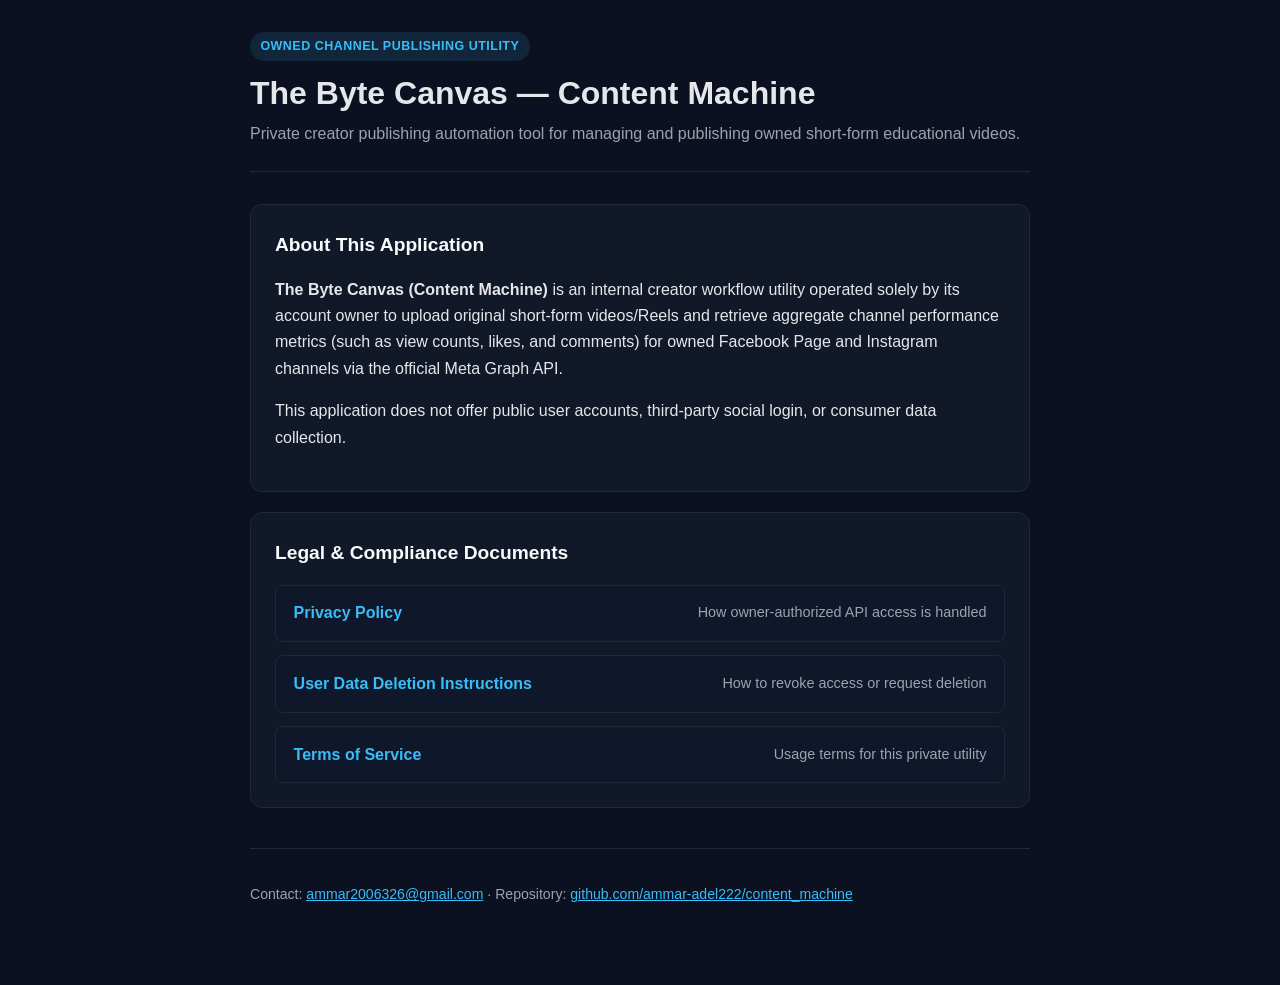
<file: index.html>
<!DOCTYPE html>
<html lang="en">
<head>
  <meta charset="utf-8">
  <meta name="viewport" content="width=device-width, initial-scale=1">
  <title>The Byte Canvas — Content Machine Publisher</title>
  <meta property="og:type" content="website">
  <meta property="og:title" content="The Byte Canvas — Content Machine Publisher">
  <meta property="og:description" content="Private creator publishing utility for The Byte Canvas owned Facebook Page and Instagram channels.">
  <meta property="og:url" content="https://ammar-adel222.github.io/content_machine/">
  <style>
    :root {
      --bg: #0b1120;
      --card: #111827;
      --border: #1f2937;
      --text: #e5e7eb;
      --muted: #9ca3af;
      --accent: #38bdf8;
      --accent-soft: rgba(56, 189, 248, 0.12);
    }
    * { box-sizing: border-box; }
    body {
      margin: 0;
      font-family: -apple-system, BlinkMacSystemFont, "Segoe UI", Roboto, Inter, Helvetica, Arial, sans-serif;
      background: var(--bg);
      color: var(--text);
      line-height: 1.65;
      padding: 2rem 1rem 4rem;
    }
    .container {
      max-width: 780px;
      margin: 0 auto;
    }
    header {
      margin-bottom: 2rem;
      padding-bottom: 1.5rem;
      border-bottom: 1px solid var(--border);
    }
    .badge {
      display: inline-block;
      font-size: 0.78rem;
      font-weight: 600;
      letter-spacing: 0.04em;
      text-transform: uppercase;
      color: var(--accent);
      background: var(--accent-soft);
      padding: 0.25rem 0.65rem;
      border-radius: 999px;
      margin-bottom: 0.75rem;
    }
    h1 {
      font-size: 2rem;
      line-height: 1.25;
      margin: 0 0 0.5rem;
    }
    .subtitle {
      color: var(--muted);
      margin: 0;
    }
    .card {
      background: var(--card);
      border: 1px solid var(--border);
      border-radius: 12px;
      padding: 1.5rem;
      margin-bottom: 1.25rem;
    }
    .card h2 {
      margin-top: 0;
      font-size: 1.2rem;
      color: #f9fafb;
    }
    .links {
      display: grid;
      gap: 0.85rem;
      margin-top: 1rem;
    }
    .link-item {
      display: flex;
      justify-content: space-between;
      align-items: center;
      padding: 0.9rem 1.1rem;
      background: #0f172a;
      border: 1px solid var(--border);
      border-radius: 8px;
      color: var(--text);
      text-decoration: none;
      transition: border-color 0.15s ease;
    }
    .link-item:hover {
      border-color: var(--accent);
    }
    .link-item span.label {
      font-weight: 600;
      color: var(--accent);
    }
    .link-item span.desc {
      color: var(--muted);
      font-size: 0.9rem;
    }
    a { color: var(--accent); }
    footer {
      margin-top: 2.5rem;
      color: var(--muted);
      font-size: 0.88rem;
      border-top: 1px solid var(--border);
      padding-top: 1.25rem;
    }
  </style>
</head>
<body>
  <main class="container">
    <header>
      <span class="badge">Owned Channel Publishing Utility</span>
      <h1>The Byte Canvas — Content Machine</h1>
      <p class="subtitle">Private creator publishing automation tool for managing and publishing owned short-form educational videos.</p>
    </header>

    <section class="card">
      <h2>About This Application</h2>
      <p>
        <strong>The Byte Canvas (Content Machine)</strong> is an internal creator workflow utility operated solely by its account owner to upload original short-form videos/Reels and retrieve aggregate channel performance metrics (such as view counts, likes, and comments) for owned Facebook Page and Instagram channels via the official Meta Graph API.
      </p>
      <p>
        This application does not offer public user accounts, third-party social login, or consumer data collection.
      </p>
    </section>

    <section class="card">
      <h2>Legal &amp; Compliance Documents</h2>
      <div class="links">
        <a class="link-item" href="privacy-policy.html">
          <span class="label">Privacy Policy</span>
          <span class="desc">How owner-authorized API access is handled</span>
        </a>
        <a class="link-item" href="data-deletion.html">
          <span class="label">User Data Deletion Instructions</span>
          <span class="desc">How to revoke access or request deletion</span>
        </a>
        <a class="link-item" href="terms-of-service.html">
          <span class="label">Terms of Service</span>
          <span class="desc">Usage terms for this private utility</span>
        </a>
      </div>
    </section>

    <footer>
      <p>
        Contact: <a href="mailto:ammar2006326@gmail.com">ammar2006326@gmail.com</a> &middot;
        Repository: <a href="https://github.com/ammar-adel222/content_machine">github.com/ammar-adel222/content_machine</a>
      </p>
    </footer>
  </main>
</body>
</html>
</file>
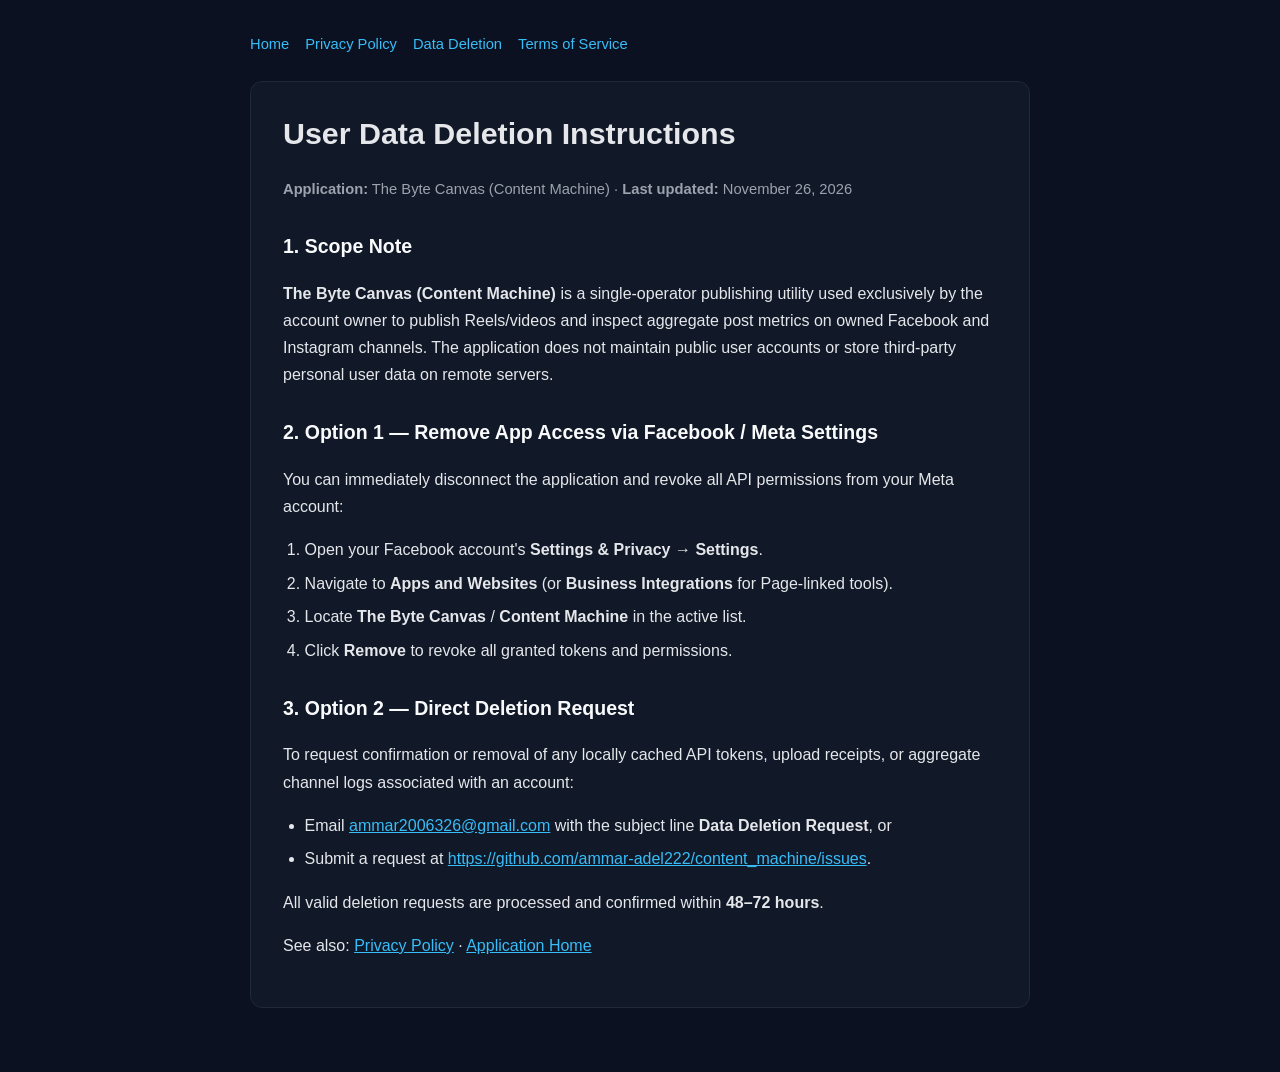
<file: data-deletion.html>
<!DOCTYPE html>
<html lang="en">
<head>
  <meta charset="utf-8">
  <meta name="viewport" content="width=device-width, initial-scale=1">
  <title>User Data Deletion Instructions — The Byte Canvas (Content Machine)</title>
  <meta property="og:type" content="article">
  <meta property="og:title" content="User Data Deletion Instructions — The Byte Canvas (Content Machine)">
  <meta property="og:description" content="Instructions to revoke Meta permissions or request data deletion for The Byte Canvas / Content Machine.">
  <meta property="og:url" content="https://ammar-adel222.github.io/content_machine/data-deletion.html">
  <style>
    :root {
      --bg: #0b1120;
      --card: #111827;
      --border: #1f2937;
      --text: #e5e7eb;
      --muted: #9ca3af;
      --accent: #38bdf8;
    }
    * { box-sizing: border-box; }
    body {
      margin: 0;
      font-family: -apple-system, BlinkMacSystemFont, "Segoe UI", Roboto, Inter, Helvetica, Arial, sans-serif;
      background: var(--bg);
      color: var(--text);
      line-height: 1.7;
      padding: 2rem 1rem 4rem;
    }
    .container { max-width: 780px; margin: 0 auto; }
    nav {
      display: flex;
      flex-wrap: wrap;
      gap: 1rem;
      margin-bottom: 1.5rem;
      font-size: 0.92rem;
    }
    nav a { color: var(--accent); text-decoration: none; }
    nav a:hover { text-decoration: underline; }
    .card {
      background: var(--card);
      border: 1px solid var(--border);
      border-radius: 12px;
      padding: 2rem;
    }
    h1 { margin-top: 0; font-size: 1.9rem; line-height: 1.25; }
    .meta { color: var(--muted); font-size: 0.92rem; margin-bottom: 1.75rem; }
    h2 { margin-top: 1.75rem; font-size: 1.22rem; color: #f9fafb; }
    a { color: var(--accent); }
    ol, ul { padding-left: 1.35rem; }
    li { margin-bottom: 0.4rem; }
  </style>
</head>
<body>
  <main class="container">
    <nav aria-label="Primary">
      <a href="index.html">Home</a>
      <a href="privacy-policy.html">Privacy Policy</a>
      <a href="data-deletion.html">Data Deletion</a>
      <a href="terms-of-service.html">Terms of Service</a>
    </nav>

    <article class="card">
      <h1>User Data Deletion Instructions</h1>
      <p class="meta"><strong>Application:</strong> The Byte Canvas (Content Machine) &middot; <strong>Last updated:</strong> November 26, 2026</p>

      <h2>1. Scope Note</h2>
      <p>
        <strong>The Byte Canvas (Content Machine)</strong> is a single-operator publishing utility used exclusively by the account owner to publish Reels/videos and inspect aggregate post metrics on owned Facebook and Instagram channels. The application does not maintain public user accounts or store third-party personal user data on remote servers.
      </p>

      <h2>2. Option 1 — Remove App Access via Facebook / Meta Settings</h2>
      <p>You can immediately disconnect the application and revoke all API permissions from your Meta account:</p>
      <ol>
        <li>Open your Facebook account's <strong>Settings &amp; Privacy</strong> &rarr; <strong>Settings</strong>.</li>
        <li>Navigate to <strong>Apps and Websites</strong> (or <strong>Business Integrations</strong> for Page-linked tools).</li>
        <li>Locate <strong>The Byte Canvas</strong> / <strong>Content Machine</strong> in the active list.</li>
        <li>Click <strong>Remove</strong> to revoke all granted tokens and permissions.</li>
      </ol>

      <h2>3. Option 2 — Direct Deletion Request</h2>
      <p>
        To request confirmation or removal of any locally cached API tokens, upload receipts, or aggregate channel logs associated with an account:
      </p>
      <ul>
        <li>Email <a href="mailto:ammar2006326@gmail.com?subject=Data%20Deletion%20Request">ammar2006326@gmail.com</a> with the subject line <strong>Data Deletion Request</strong>, or</li>
        <li>Submit a request at <a href="https://github.com/ammar-adel222/content_machine/issues">https://github.com/ammar-adel222/content_machine/issues</a>.</li>
      </ul>
      <p>
        All valid deletion requests are processed and confirmed within <strong>48–72 hours</strong>.
      </p>

      <p>
        See also: <a href="privacy-policy.html">Privacy Policy</a> &middot; <a href="index.html">Application Home</a>
      </p>
    </article>
  </main>
</body>
</html>
</file>
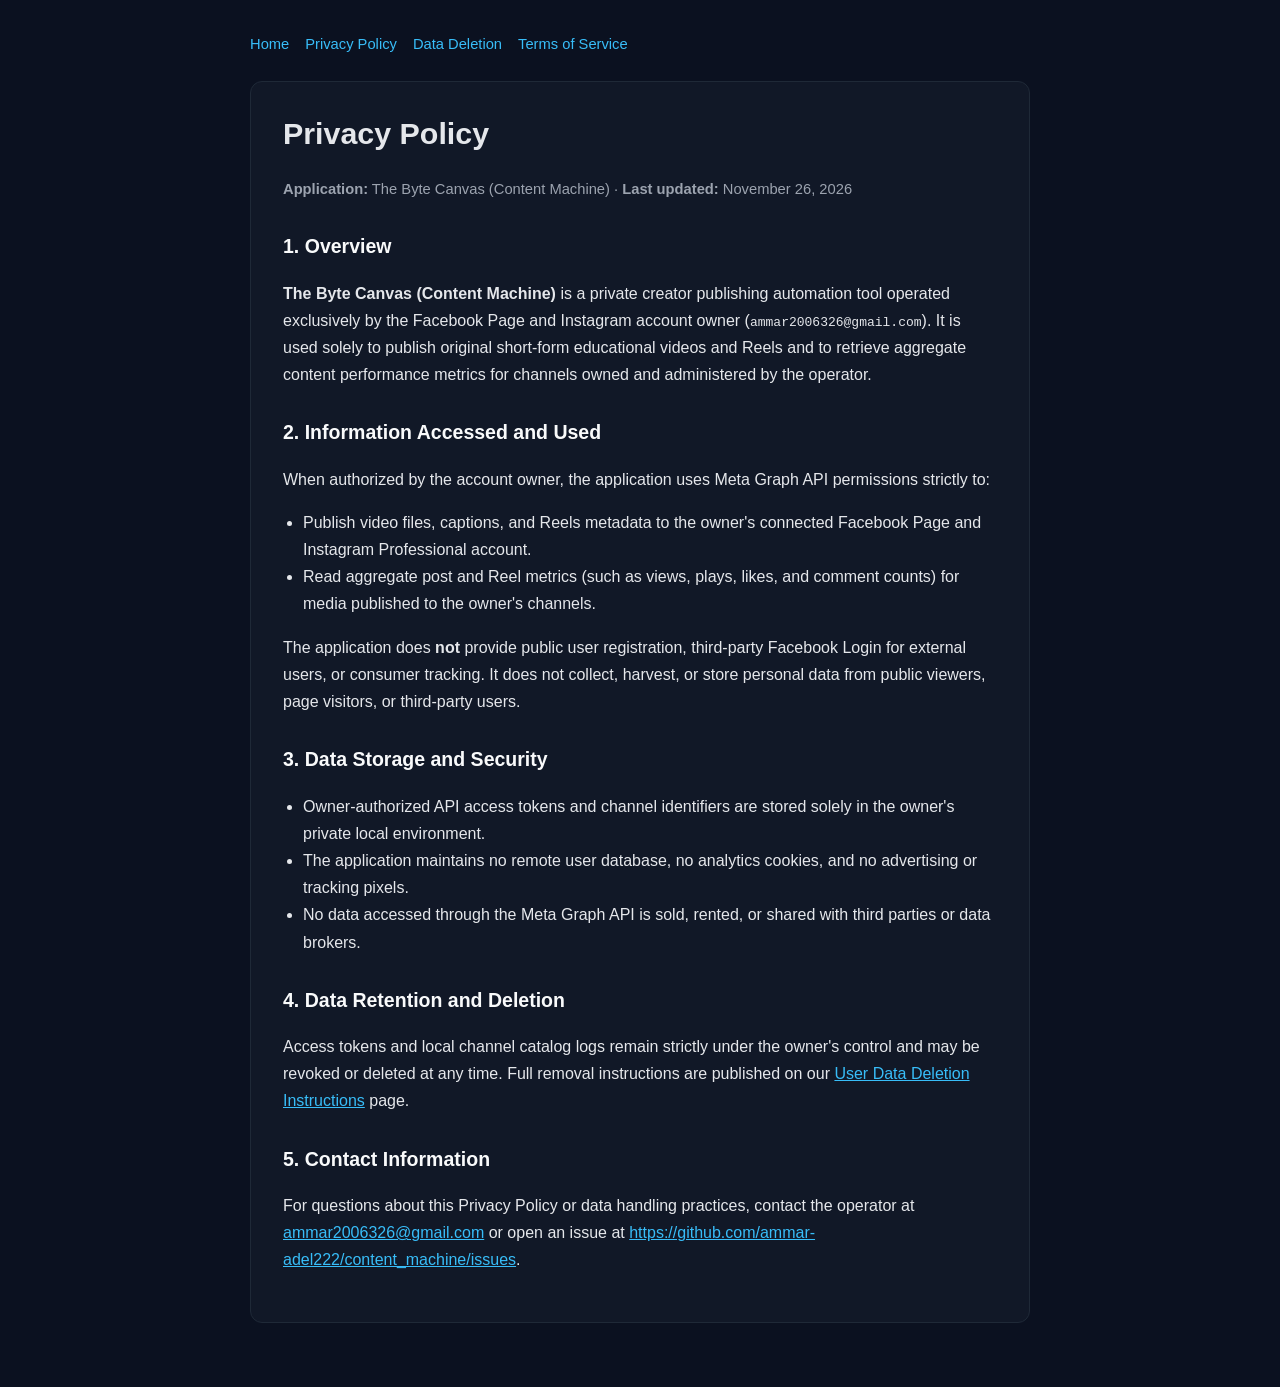
<file: privacy-policy.html>
<!DOCTYPE html>
<html lang="en">
<head>
  <meta charset="utf-8">
  <meta name="viewport" content="width=device-width, initial-scale=1">
  <title>Privacy Policy — The Byte Canvas (Content Machine)</title>
  <meta property="og:type" content="article">
  <meta property="og:title" content="Privacy Policy — The Byte Canvas (Content Machine)">
  <meta property="og:description" content="Privacy Policy for The Byte Canvas / Content Machine private creator publishing tool.">
  <meta property="og:url" content="https://ammar-adel222.github.io/content_machine/privacy-policy.html">
  <style>
    :root {
      --bg: #0b1120;
      --card: #111827;
      --border: #1f2937;
      --text: #e5e7eb;
      --muted: #9ca3af;
      --accent: #38bdf8;
    }
    * { box-sizing: border-box; }
    body {
      margin: 0;
      font-family: -apple-system, BlinkMacSystemFont, "Segoe UI", Roboto, Inter, Helvetica, Arial, sans-serif;
      background: var(--bg);
      color: var(--text);
      line-height: 1.7;
      padding: 2rem 1rem 4rem;
    }
    .container { max-width: 780px; margin: 0 auto; }
    nav {
      display: flex;
      flex-wrap: wrap;
      gap: 1rem;
      margin-bottom: 1.5rem;
      font-size: 0.92rem;
    }
    nav a { color: var(--accent); text-decoration: none; }
    nav a:hover { text-decoration: underline; }
    .card {
      background: var(--card);
      border: 1px solid var(--border);
      border-radius: 12px;
      padding: 2rem;
    }
    h1 { margin-top: 0; font-size: 1.9rem; line-height: 1.25; }
    .meta { color: var(--muted); font-size: 0.92rem; margin-bottom: 1.75rem; }
    h2 { margin-top: 1.75rem; font-size: 1.22rem; color: #f9fafb; }
    a { color: var(--accent); }
    ul { padding-left: 1.25rem; }
  </style>
</head>
<body>
  <main class="container">
    <nav aria-label="Primary">
      <a href="index.html">Home</a>
      <a href="privacy-policy.html">Privacy Policy</a>
      <a href="data-deletion.html">Data Deletion</a>
      <a href="terms-of-service.html">Terms of Service</a>
    </nav>

    <article class="card">
      <h1>Privacy Policy</h1>
      <p class="meta"><strong>Application:</strong> The Byte Canvas (Content Machine) &middot; <strong>Last updated:</strong> November 26, 2026</p>

      <h2>1. Overview</h2>
      <p>
        <strong>The Byte Canvas (Content Machine)</strong> is a private creator publishing automation tool operated exclusively by the Facebook Page and Instagram account owner (<code>ammar2006326@gmail.com</code>). It is used solely to publish original short-form educational videos and Reels and to retrieve aggregate content performance metrics for channels owned and administered by the operator.
      </p>

      <h2>2. Information Accessed and Used</h2>
      <p>
        When authorized by the account owner, the application uses Meta Graph API permissions strictly to:
      </p>
      <ul>
        <li>Publish video files, captions, and Reels metadata to the owner's connected Facebook Page and Instagram Professional account.</li>
        <li>Read aggregate post and Reel metrics (such as views, plays, likes, and comment counts) for media published to the owner's channels.</li>
      </ul>
      <p>
        The application does <strong>not</strong> provide public user registration, third-party Facebook Login for external users, or consumer tracking. It does not collect, harvest, or store personal data from public viewers, page visitors, or third-party users.
      </p>

      <h2>3. Data Storage and Security</h2>
      <ul>
        <li>Owner-authorized API access tokens and channel identifiers are stored solely in the owner's private local environment.</li>
        <li>The application maintains no remote user database, no analytics cookies, and no advertising or tracking pixels.</li>
        <li>No data accessed through the Meta Graph API is sold, rented, or shared with third parties or data brokers.</li>
      </ul>

      <h2>4. Data Retention and Deletion</h2>
      <p>
        Access tokens and local channel catalog logs remain strictly under the owner's control and may be revoked or deleted at any time. Full removal instructions are published on our <a href="data-deletion.html">User Data Deletion Instructions</a> page.
      </p>

      <h2>5. Contact Information</h2>
      <p>
        For questions about this Privacy Policy or data handling practices, contact the operator at <a href="mailto:ammar2006326@gmail.com">ammar2006326@gmail.com</a> or open an issue at <a href="https://github.com/ammar-adel222/content_machine/issues">https://github.com/ammar-adel222/content_machine/issues</a>.
      </p>
    </article>
  </main>
</body>
</html>
</file>
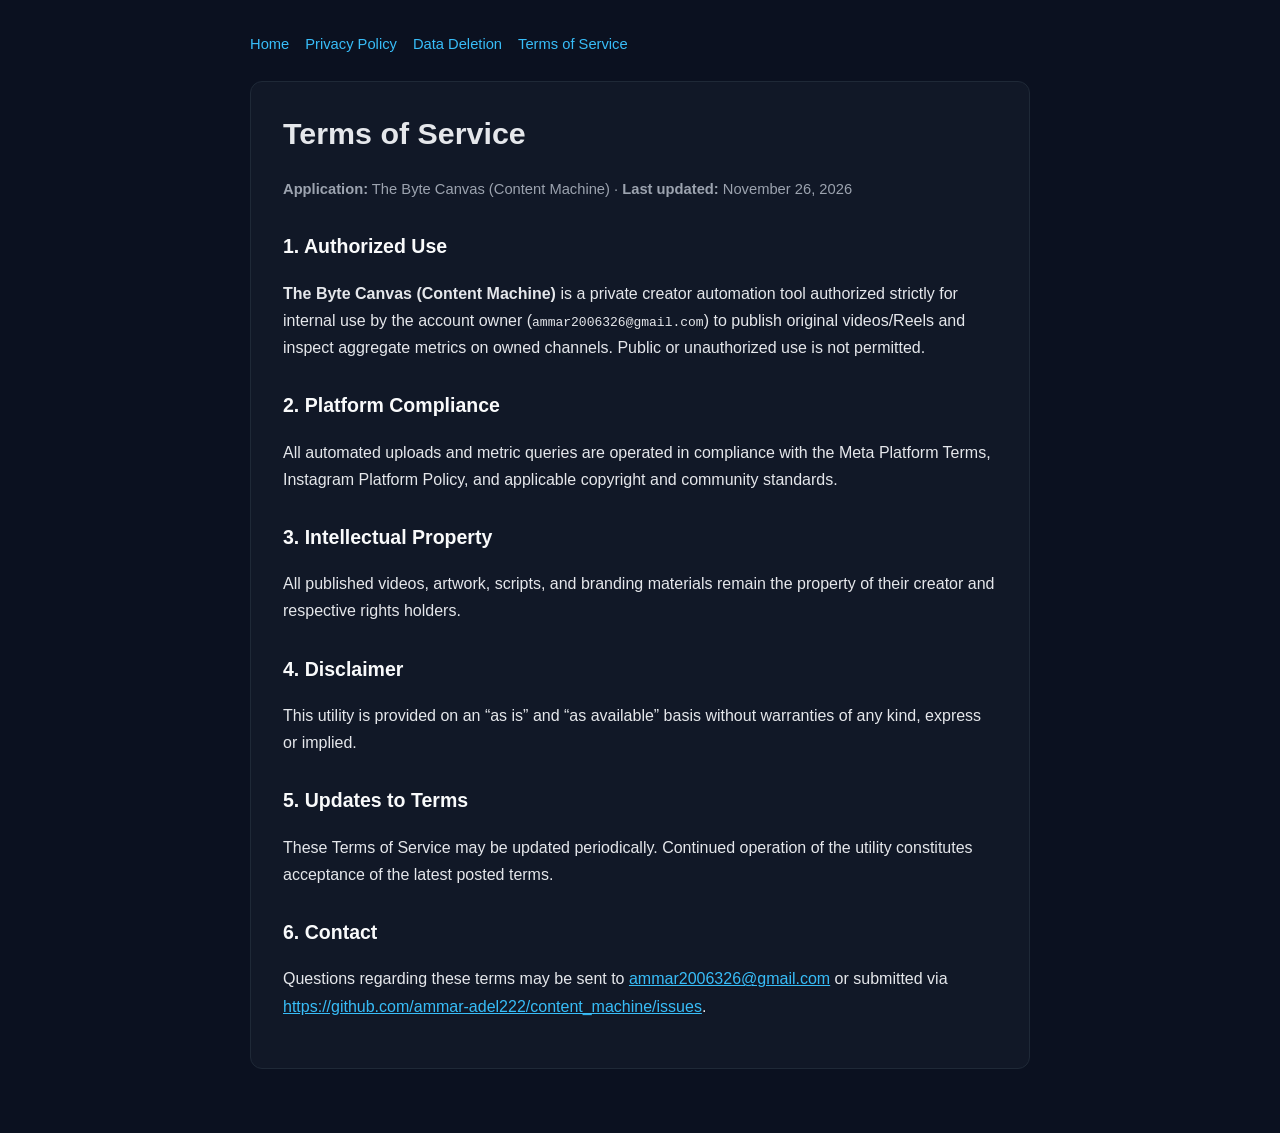
<file: terms-of-service.html>
<!DOCTYPE html>
<html lang="en">
<head>
  <meta charset="utf-8">
  <meta name="viewport" content="width=device-width, initial-scale=1">
  <title>Terms of Service — The Byte Canvas (Content Machine)</title>
  <meta property="og:type" content="article">
  <meta property="og:title" content="Terms of Service — The Byte Canvas (Content Machine)">
  <meta property="og:description" content="Terms of Service for The Byte Canvas / Content Machine private creator publishing utility.">
  <meta property="og:url" content="https://ammar-adel222.github.io/content_machine/terms-of-service.html">
  <style>
    :root {
      --bg: #0b1120;
      --card: #111827;
      --border: #1f2937;
      --text: #e5e7eb;
      --muted: #9ca3af;
      --accent: #38bdf8;
    }
    * { box-sizing: border-box; }
    body {
      margin: 0;
      font-family: -apple-system, BlinkMacSystemFont, "Segoe UI", Roboto, Inter, Helvetica, Arial, sans-serif;
      background: var(--bg);
      color: var(--text);
      line-height: 1.7;
      padding: 2rem 1rem 4rem;
    }
    .container { max-width: 780px; margin: 0 auto; }
    nav {
      display: flex;
      flex-wrap: wrap;
      gap: 1rem;
      margin-bottom: 1.5rem;
      font-size: 0.92rem;
    }
    nav a { color: var(--accent); text-decoration: none; }
    nav a:hover { text-decoration: underline; }
    .card {
      background: var(--card);
      border: 1px solid var(--border);
      border-radius: 12px;
      padding: 2rem;
    }
    h1 { margin-top: 0; font-size: 1.9rem; line-height: 1.25; }
    .meta { color: var(--muted); font-size: 0.92rem; margin-bottom: 1.75rem; }
    h2 { margin-top: 1.75rem; font-size: 1.22rem; color: #f9fafb; }
    a { color: var(--accent); }
  </style>
</head>
<body>
  <main class="container">
    <nav aria-label="Primary">
      <a href="index.html">Home</a>
      <a href="privacy-policy.html">Privacy Policy</a>
      <a href="data-deletion.html">Data Deletion</a>
      <a href="terms-of-service.html">Terms of Service</a>
    </nav>

    <article class="card">
      <h1>Terms of Service</h1>
      <p class="meta"><strong>Application:</strong> The Byte Canvas (Content Machine) &middot; <strong>Last updated:</strong> November 26, 2026</p>

      <h2>1. Authorized Use</h2>
      <p>
        <strong>The Byte Canvas (Content Machine)</strong> is a private creator automation tool authorized strictly for internal use by the account owner (<code>ammar2006326@gmail.com</code>) to publish original videos/Reels and inspect aggregate metrics on owned channels. Public or unauthorized use is not permitted.
      </p>

      <h2>2. Platform Compliance</h2>
      <p>
        All automated uploads and metric queries are operated in compliance with the Meta Platform Terms, Instagram Platform Policy, and applicable copyright and community standards.
      </p>

      <h2>3. Intellectual Property</h2>
      <p>
        All published videos, artwork, scripts, and branding materials remain the property of their creator and respective rights holders.
      </p>

      <h2>4. Disclaimer</h2>
      <p>
        This utility is provided on an &ldquo;as is&rdquo; and &ldquo;as available&rdquo; basis without warranties of any kind, express or implied.
      </p>

      <h2>5. Updates to Terms</h2>
      <p>
        These Terms of Service may be updated periodically. Continued operation of the utility constitutes acceptance of the latest posted terms.
      </p>

      <h2>6. Contact</h2>
      <p>
        Questions regarding these terms may be sent to <a href="mailto:ammar2006326@gmail.com">ammar2006326@gmail.com</a> or submitted via <a href="https://github.com/ammar-adel222/content_machine/issues">https://github.com/ammar-adel222/content_machine/issues</a>.
      </p>
    </article>
  </main>
</body>
</html>
</file>
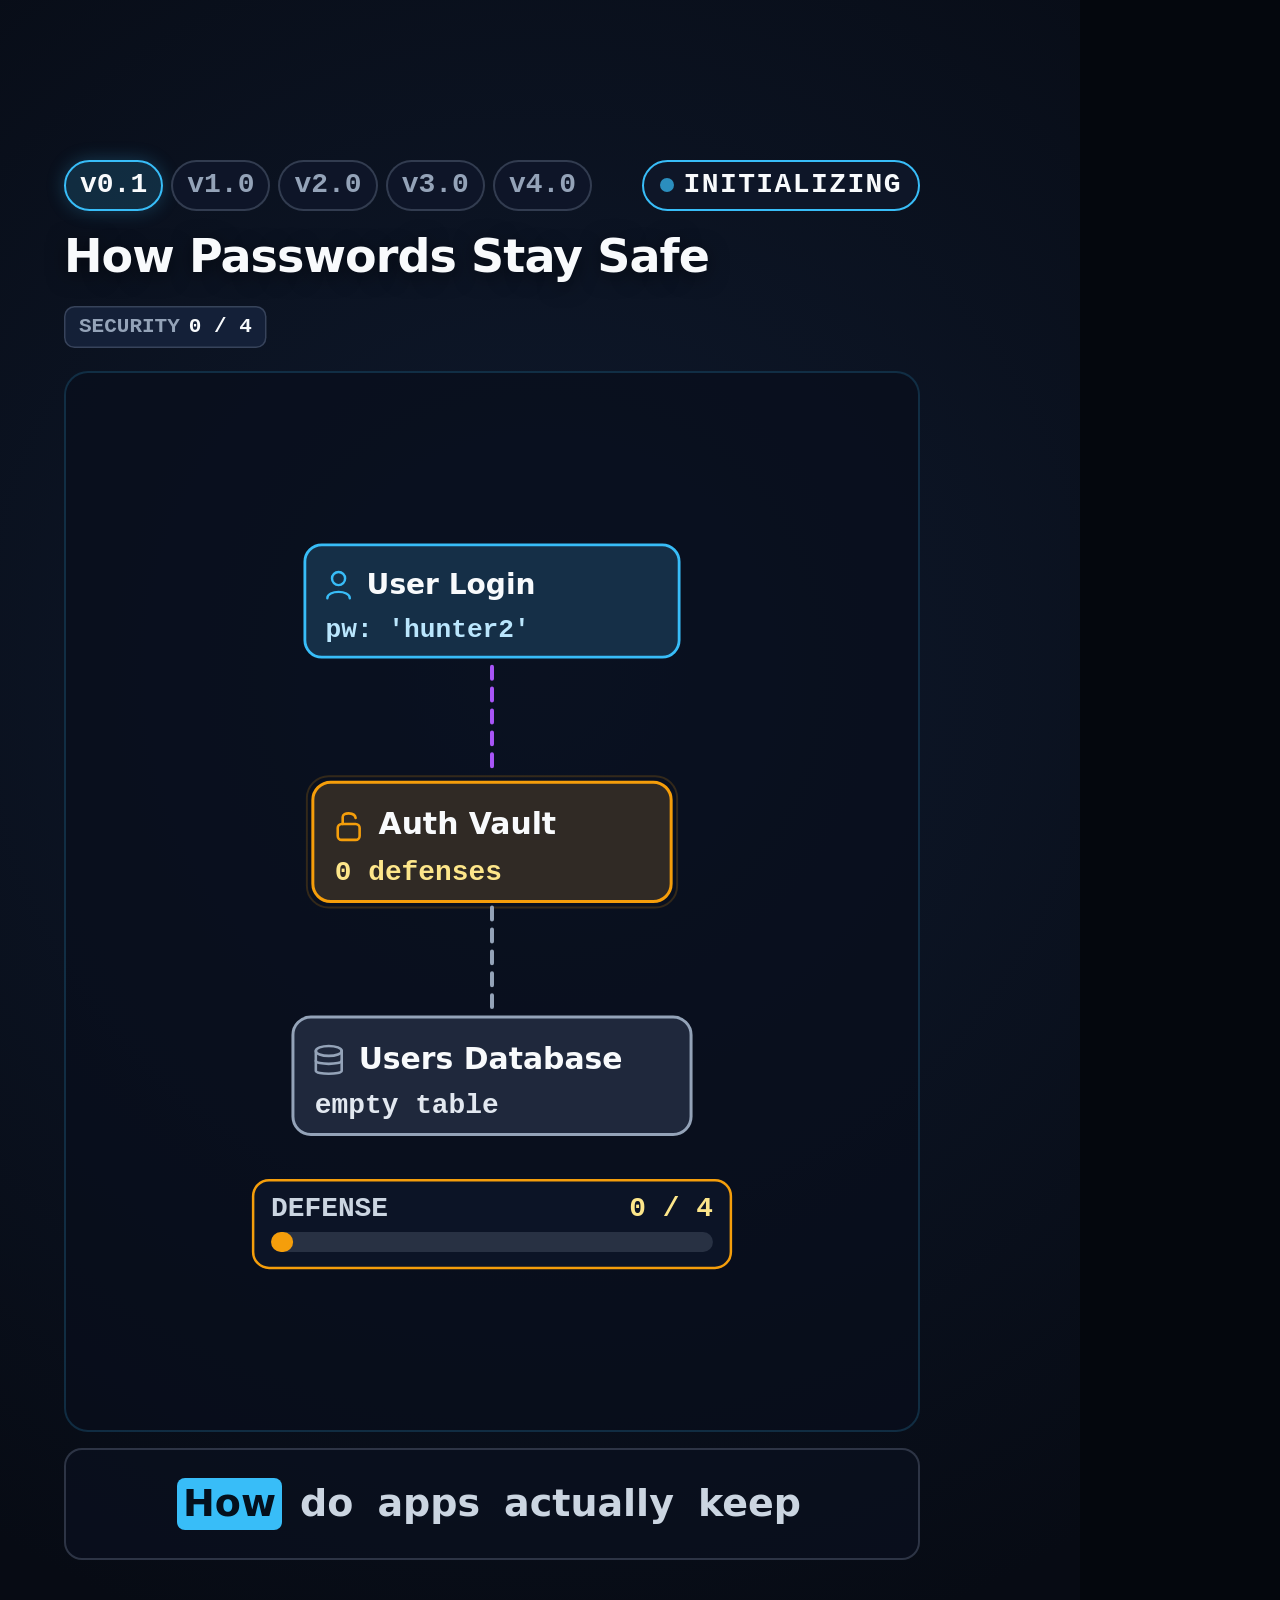
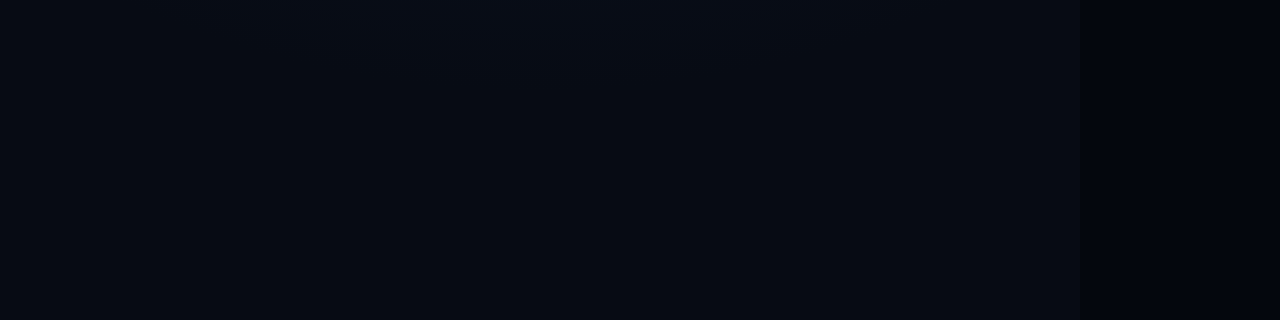
<file: examples/password_system.scene.html>
<!DOCTYPE html>
<html lang="en">
<head>
  <meta charset="UTF-8" />
  <meta name="viewport" content="width=device-width, initial-scale=1.0" />
  <title>Building a Password System From Scratch — Content Machine 3.0</title>
  <link rel="stylesheet" href="../engine/tokens.css" />
</head>
<body>
  <div id="cm-root"></div>

  <script id="cm-blueprint-data" type="application/json">
{
  "schema_version": "1.0",
  "slug": "password-system",
  "title": "Building a Password System From Scratch",
  "topic_domain": "security",
  "format": "short_9x16",
  "core_premise": "Every naive way of storing passwords breaks under real attacks until you combine one-way hashing, random salts, and intentionally slow memory-hard math.",
  "persistent_subject": "One persistent login pipeline connecting a User Node, Hash Engine, and Users Database Table that upgrades from v1.0 to v4.0.",
  "target_audience": "curious non-technical viewers",
  "voice": {
    "voice_name": "Charon",
    "style_prompt": "Crisp, fast-paced tech explainer with sharp contrast when systems break and lock back down.",
    "target_wpm": 165
  },
  "beats": [
    {
      "id": "b01_hook",
      "kind": "hook",
      "version_label": "v0.1",
      "system_status": "initializing",
      "narration": "How do apps actually keep your password safe from hackers?",
      "on_screen_headline": "How Passwords Stay Safe",
      "visual_state": "Dark blueprint canvas showing a User Node connected to an empty Database cylinder with a glowing lock outline.",
      "visual_diff": "Reveal core Login Client -> Server -> Database silhouette and hook question.",
      "metric_callout": { "label": "SECURITY", "value": "0 / 4", "severity": "neutral" },
      "pause_after_ms": 150,
      "sfx": [{ "cue": "pop_build", "at": "start", "gain_db": -12.0 }]
    },
    {
      "id": "b02_v1_build",
      "kind": "build",
      "version_label": "v1.0",
      "system_status": "building",
      "narration": "Step one: save every user's raw password straight into a simple database table.",
      "on_screen_headline": "v1: Plaintext Database",
      "visual_state": "v1.0 pipeline sends visible text 'hunter2' straight into a clean two-column Users Table (email, password).",
      "visual_diff": "Populate database table rows with readable plaintext passwords.",
      "metric_callout": { "label": "STORAGE", "value": "PLAINTEXT", "severity": "warn" },
      "pause_after_ms": 180,
      "sfx": [
        { "cue": "pop_build", "at": "start", "gain_db": -12.0 },
        { "cue": "tick_data", "at": "mid", "gain_db": -14.0 }
      ]
    },
    {
      "id": "b03_v1_fail",
      "kind": "fail",
      "version_label": "v1.0",
      "system_status": "compromised",
      "narration": "One leaked backup or SQL injection exposes every single password in readable English instantly.",
      "on_screen_headline": "1 Leak Exposes Everyone",
      "visual_state": "Red breach beam splits the v1.0 Users Table open, spilling readable passwords across the screen under an ALL LEAKED stamp.",
      "visual_diff": "Trigger SQL injection breach beam, red screen vignette, and ALL LEAKED stamp.",
      "stress_test_trigger": "SQL injection dumps the entire users table",
      "failure_stamp": "ALL LEAKED",
      "metric_callout": { "label": "EXPOSED", "value": "100%", "severity": "danger" },
      "pause_after_ms": 220,
      "sfx": [
        { "cue": "impact_fail", "at": "start", "gain_db": -9.0 },
        { "cue": "alarm_breach", "at": 0.25, "gain_db": -12.0 }
      ]
    },
    {
      "id": "b04_v2_upgrade",
      "kind": "upgrade",
      "version_label": "v2.0",
      "system_status": "upgraded",
      "narration": "Fix one: run passwords through a one-way SHA-256 hash so you cannot reverse them.",
      "on_screen_headline": "v2: One-Way Hashing",
      "visual_state": "A cyan SHA-256 shredder node sits before the Users Table, turning 'hunter2' into a fixed 64-char fingerprint.",
      "visual_diff": "Insert one-way SHA-256 hash module between login input and Users Table.",
      "metric_callout": { "label": "REVERSIBLE", "value": "NO", "severity": "good" },
      "pause_after_ms": 180,
      "sfx": [{ "cue": "lock_upgrade", "at": "start", "gain_db": -10.0 }]
    },
    {
      "id": "b05_v2_fail",
      "kind": "fail",
      "version_label": "v2.0",
      "system_status": "compromised",
      "narration": "Identical passwords create identical hashes. Attackers match stolen hashes against precomputed cheat-sheet tables in milliseconds.",
      "on_screen_headline": "Rainbow Table Crack",
      "visual_state": "Two users share the exact same hash string, lighting up a matching row inside an attacker's Rainbow Table lookup panel.",
      "visual_diff": "Overlay precomputed Rainbow Table matching duplicate user hashes instantaneously.",
      "stress_test_trigger": "Attacker queries a precomputed rainbow table of 10B common hashes",
      "failure_stamp": "INSTANT MATCH",
      "metric_callout": { "label": "LOOKUP TIME", "value": "0.002s", "severity": "danger" },
      "pause_after_ms": 220,
      "sfx": [
        { "cue": "glitch_error", "at": "start", "gain_db": -10.0 },
        { "cue": "stamp_hit", "at": "mid", "gain_db": -10.0 }
      ]
    },
    {
      "id": "b06_v3_upgrade",
      "kind": "upgrade",
      "version_label": "v3.0",
      "system_status": "upgraded",
      "narration": "Fix two: attach a unique random salt to each user before hashing, destroying cheat-sheets.",
      "on_screen_headline": "v3: Unique Random Salts",
      "visual_state": "A Random Salt dice node injects distinct random prefixes into identical passwords, producing completely different hashes in the table.",
      "visual_diff": "Add per-user Random Salt injector before SHA-256 node, scrambling identical hashes.",
      "metric_callout": { "label": "CHEAT SHEET", "value": "BROKEN", "severity": "good" },
      "pause_after_ms": 180,
      "sfx": [
        { "cue": "pop_build", "at": "start", "gain_db": -11.0 },
        { "cue": "chime_fix", "at": "mid", "gain_db": -11.0 }
      ]
    },
    {
      "id": "b07_v3_fail",
      "kind": "fail",
      "version_label": "v3.0",
      "system_status": "degraded",
      "narration": "Because SHA-256 is built for speed, modern GPU clusters still guess billions of salted passwords every second.",
      "on_screen_headline": "GPUs Guess Too Fast",
      "visual_state": "A glowing GPU rack fires high-speed guess beams through salted hashes, pushing the Guess Rate meter into red overload.",
      "visual_diff": "Connect attacker GPU cluster flooding SHA-256 at 100B guesses/sec.",
      "stress_test_trigger": "GPU cluster brute-forcing 100 billion salted hashes per second",
      "failure_stamp": "BRUTE FORCED",
      "metric_callout": { "label": "GUESS RATE", "value": "100B/s", "severity": "danger" },
      "pause_after_ms": 220,
      "sfx": [
        { "cue": "riser_stress", "at": "start", "gain_db": -12.0 },
        { "cue": "impact_fail", "at": 0.65, "gain_db": -9.0 }
      ]
    },
    {
      "id": "b08_v4_upgrade",
      "kind": "upgrade",
      "version_label": "v4.0",
      "system_status": "resilient",
      "narration": "Fix three: switch to Argon2. It intentionally burns time and memory, making every guess painfully expensive.",
      "on_screen_headline": "v4: Memory-Hard Argon2",
      "visual_state": "The fast SHA-256 chip swaps to a heavy Argon2 memory-block throttle; incoming GPU guess beams bottleneck to a crawl.",
      "visual_diff": "Replace SHA-256 with memory-hard Argon2 throttle blocking GPU throughput.",
      "metric_callout": { "label": "GPU SPEED", "value": "CRUSHED", "severity": "good" },
      "pause_after_ms": 180,
      "sfx": [
        { "cue": "lock_upgrade", "at": "start", "gain_db": -10.0 },
        { "cue": "chime_fix", "at": "end", "gain_db": -11.0 }
      ]
    },
    {
      "id": "b09_payoff",
      "kind": "payoff",
      "version_label": "v4.0",
      "system_status": "resilient",
      "narration": "Plaintext to salted Argon2: real security isn't hiding secrets, it's making stolen math unaffordable to crack.",
      "on_screen_headline": "Security By Slowing Math",
      "visual_state": "Complete v4.0 pipeline glows green across User -> Random Salt -> Argon2 -> Users Table with resilient shields locked.",
      "visual_diff": "Zoom out to full v4.0 progression ribbon (v1 -> v4) and lock final takeaway card.",
      "metric_callout": { "label": "STATUS", "value": "RESILIENT", "severity": "good" },
      "pause_after_ms": 250,
      "sfx": [{ "cue": "chime_fix", "at": "start", "gain_db": -10.0 }]
    }
  ]
}
  </script>

  <script src="../engine/runtime.js"></script>
  <script src="../engine/primitives.js"></script>
  <script>
    (function () {
      const P = window.CM.primitives;

      function renderStage(ctx) {
        const svg = ctx.svg;
        const t = ctx.t;
        const p = ctx.beatProgress;
        const ease = ctx.CM.math.easeOutCubic(Math.min(1, p * 2.2));
        const id = ctx.beat.id;

        P.clear(svg);

        if (id === "b01_hook") {
          P.node(svg, {
            x: 228, y: 58, w: 400, h: 120,
            title: "User Login", subtitle: "pw: 'hunter2'",
            icon: "user", accent: "cyan", scale: 0.94 + 0.06 * ease,
          });
          P.pipe(svg, {
            from: { x: 428, y: 184 }, to: { x: 428, y: 292 },
            accent: "violet", dashed: true, progress: ease, label: "???",
          });
          P.node(svg, {
            x: 248, y: 300, w: 360, h: 120,
            title: "Auth Vault", subtitle: "0 defenses",
            icon: "unlock", accent: "amber", pulse: 0.5 + 0.5 * Math.sin(t * 6),
          });
          P.pipe(svg, {
            from: { x: 428, y: 426 }, to: { x: 428, y: 528 },
            accent: "neutral", dashed: true, progress: ease,
          });
          P.node(svg, {
            x: 228, y: 536, w: 400, h: 118,
            title: "Users Database", subtitle: "empty table",
            icon: "database", accent: "neutral",
          });
          P.gauge(svg, {
            x: 188, y: 700, w: 480,
            label: "DEFENSE", valueText: "0 / 4", ratio: 0.05, accent: "amber",
          });
          return;
        }

        if (id === "b02_v1_build") {
          P.node(svg, {
            x: 228, y: 50, w: 400, h: 120,
            title: "User Login", subtitle: "pw: 'hunter2'",
            icon: "user", accent: "cyan", badge: "v1.0",
          });
          P.pipe(svg, {
            from: { x: 428, y: 176 }, to: { x: 428, y: 318 },
            accent: "cyan", progress: ease, label: "raw text",
          });
          P.packetFlow(svg, {
            from: { x: 428, y: 176 }, to: { x: 428, y: 318 },
            t: t, count: 3, speed: 0.75, accent: "cyan",
          });
          P.tableCard(svg, {
            x: 128, y: 326, w: 600,
            title: "Users Table (v1.0)",
            columns: ["user", "password"],
            rows: [
              ["alice", "hunter2"],
              ["bob", "hunter2"],
            ],
            accent: "amber",
          });
          P.gauge(svg, {
            x: 188, y: 696, w: 480,
            label: "SAFETY", valueText: "NONE", ratio: 0.12, accent: "amber",
          });
          return;
        }

        if (id === "b03_v1_fail") {
          P.node(svg, {
            x: 228, y: 50, w: 400, h: 118,
            title: "SQL Injection", subtitle: "SELECT * FROM users",
            icon: "attacker", accent: "crimson", badge: "BREACH",
            pulse: 0.6 + 0.4 * Math.sin(t * 10),
          });
          P.pipe(svg, {
            from: { x: 428, y: 174 }, to: { x: 428, y: 286 },
            accent: "crimson", strokeWidth: 6, label: "DUMP ALL",
          });
          P.packetFlow(svg, {
            from: { x: 428, y: 174 }, to: { x: 428, y: 286 },
            t: t, count: 4, speed: 1.4, accent: "crimson",
          });
          P.tableCard(svg, {
            x: 128, y: 294, w: 600,
            title: "Users Table (COMPROMISED)",
            columns: ["user", "password"],
            rows: [
              ["alice", "hunter2"],
              ["bob", "hunter2"],
            ],
            highlightRows: [0, 1],
            cracked: true,
          });
          P.failureStamp(svg, {
            text: "ALL LEAKED", x: 428, y: 420, progress: Math.min(1, p * 2.5),
          });
          P.gauge(svg, {
            x: 188, y: 696, w: 480,
            label: "LEAKED", valueText: "100%", ratio: 1.0, accent: "crimson",
          });
          return;
        }

        if (id === "b04_v2_upgrade") {
          P.node(svg, {
            x: 228, y: 46, w: 400, h: 112,
            title: "User Login", subtitle: "pw: 'hunter2'",
            icon: "user", accent: "cyan",
          });
          P.pipe(svg, {
            from: { x: 428, y: 164 }, to: { x: 428, y: 244 },
            accent: "cyan",
          });
          P.node(svg, {
            x: 208, y: 252, w: 440, h: 122,
            title: "SHA-256 Hash", subtitle: "one-way scramble",
            icon: "hash", accent: "violet", badge: "v2.0",
            scale: 0.92 + 0.08 * ease,
          });
          P.pipe(svg, {
            from: { x: 428, y: 380 }, to: { x: 428, y: 460 },
            accent: "emerald",
          });
          P.packetFlow(svg, {
            from: { x: 428, y: 164 }, to: { x: 428, y: 460 },
            t: t, count: 3, speed: 0.65, accent: "violet",
          });
          P.tableCard(svg, {
            x: 118, y: 468, w: 620,
            title: "Users Table (v2.0)",
            columns: ["user", "hash"],
            rows: [
              ["alice", "9f86d081884c..."],
              ["bob", "9f86d081884c..."],
            ],
            accent: "emerald",
          });
          P.gauge(svg, {
            x: 188, y: 716, w: 480,
            label: "REVERSIBLE", valueText: "NO", ratio: 0.45, accent: "emerald",
          });
          return;
        }

        if (id === "b05_v2_fail") {
          P.tableCard(svg, {
            x: 118, y: 40, w: 620,
            title: "Attacker Rainbow Table",
            columns: ["precomputed hash", "password"],
            rows: [
              ["9f86d081884c...", "hunter2"],
              ["5e884898da28...", "password"],
            ],
            highlightRows: [0],
            accent: "crimson",
          });
          P.pipe(svg, {
            from: { x: 428, y: 276 }, to: { x: 428, y: 422 },
            accent: "crimson", strokeWidth: 5, label: "MATCH!",
          });
          P.packetFlow(svg, {
            from: { x: 428, y: 276 }, to: { x: 428, y: 422 },
            t: t, count: 3, speed: 1.5, accent: "crimson",
          });
          P.tableCard(svg, {
            x: 118, y: 430, w: 620,
            title: "Stolen Users Table",
            columns: ["user", "identical hash"],
            rows: [
              ["alice", "9f86d081884c..."],
              ["bob", "9f86d081884c..."],
            ],
            highlightRows: [0, 1],
            cracked: true,
          });
          P.failureStamp(svg, {
            text: "INSTANT MATCH", x: 428, y: 365, progress: Math.min(1, p * 2.5),
          });
          P.gauge(svg, {
            x: 188, y: 706, w: 480,
            label: "CRACK TIME", valueText: "0.002s", ratio: 0.98, accent: "crimson",
          });
          return;
        }

        if (id === "b06_v3_upgrade") {
          P.node(svg, {
            x: 36, y: 52, w: 360, h: 118,
            title: "User Login", subtitle: "pw: 'hunter2'",
            icon: "user", accent: "cyan",
          });
          P.node(svg, {
            x: 458, y: 52, w: 362, h: 118,
            title: "Random Salt", subtitle: "unique per user",
            icon: "dice", accent: "emerald", badge: "v3.0",
            scale: 0.92 + 0.08 * ease,
          });
          P.pipe(svg, {
            from: { x: 216, y: 176 }, to: { x: 370, y: 256 },
            accent: "cyan",
          });
          P.pipe(svg, {
            from: { x: 639, y: 176 }, to: { x: 486, y: 256 },
            accent: "emerald",
          });
          P.node(svg, {
            x: 208, y: 262, w: 440, h: 118,
            title: "SHA-256 Hash", subtitle: "salt + password",
            icon: "hash", accent: "violet",
          });
          P.pipe(svg, {
            from: { x: 428, y: 386 }, to: { x: 428, y: 456 },
            accent: "emerald",
          });
          P.packetFlow(svg, {
            from: { x: 428, y: 386 }, to: { x: 428, y: 456 },
            t: t, count: 3, speed: 0.9, accent: "emerald",
          });
          P.tableCard(svg, {
            x: 78, y: 464, w: 700,
            title: "Users Table (Salted)",
            columns: ["salt + user", "unique hash"],
            rows: [
              ["a7x! + alice", "3c8b19f02a..."],
              ["k9p# + bob", "8e1d740cb2..."],
            ],
            accent: "emerald",
          });
          P.gauge(svg, {
            x: 188, y: 716, w: 480,
            label: "RAINBOW TABLE", valueText: "USELESS", ratio: 0.72, accent: "emerald",
          });
          return;
        }

        if (id === "b07_v3_fail") {
          P.node(svg, {
            x: 198, y: 46, w: 460, h: 122,
            title: "GPU Cluster", subtitle: "100B guesses / sec",
            icon: "gpu", accent: "crimson", badge: "FLOOD",
            pulse: 0.5 + 0.5 * Math.sin(t * 14),
          });
          P.pipe(svg, {
            from: { x: 428, y: 174 }, to: { x: 428, y: 260 },
            accent: "crimson", strokeWidth: 6, label: "TOO FAST",
          });
          P.packetFlow(svg, {
            from: { x: 428, y: 174 }, to: { x: 428, y: 464 },
            t: t, count: 7, speed: 1.9, accent: "crimson",
          });
          P.node(svg, {
            x: 208, y: 266, w: 440, h: 118,
            title: "SHA-256 (Fast)", subtitle: "built for speed",
            icon: "hash", accent: "amber",
          });
          P.pipe(svg, {
            from: { x: 428, y: 390 }, to: { x: 428, y: 464 },
            accent: "crimson",
          });
          P.tableCard(svg, {
            x: 118, y: 472, w: 620,
            title: "Salted Hashes Cracked",
            columns: ["user", "status"],
            rows: [
              ["alice", "guessed in 4m"],
              ["bob", "guessed in 9m"],
            ],
            highlightRows: [0, 1],
            cracked: true,
          });
          P.failureStamp(svg, {
            text: "BRUTE FORCED", x: 428, y: 405, progress: Math.min(1, p * 2.4),
          });
          P.gauge(svg, {
            x: 188, y: 716, w: 480,
            label: "GUESS RATE", valueText: "100B/s", ratio: 0.96, accent: "crimson",
          });
          return;
        }

        if (id === "b08_v4_upgrade") {
          P.node(svg, {
            x: 198, y: 46, w: 460, h: 116,
            title: "GPU Cluster", subtitle: "flooding guesses",
            icon: "gpu", accent: "crimson",
          });
          P.pipe(svg, {
            from: { x: 428, y: 168 }, to: { x: 428, y: 254 },
            accent: "amber", dashed: true,
          });
          P.packetFlow(svg, {
            from: { x: 428, y: 168 }, to: { x: 428, y: 254 },
            t: t, count: 4, speed: 0.55, accent: "crimson", blockedAt: 0.72,
          });
          P.shieldAura(svg, {
            x: 174, y: 242, w: 508, h: 158, t: t, progress: ease, accent: "emerald",
          });
          P.node(svg, {
            x: 196, y: 262, w: 464, h: 122,
            title: "Argon2 Engine", subtitle: "64 MB RAM + time cost",
            icon: "shield", accent: "emerald", badge: "v4.0",
            scale: 0.94 + 0.06 * ease,
          });
          P.pipe(svg, {
            from: { x: 428, y: 392 }, to: { x: 428, y: 468 },
            accent: "emerald", label: "THROTTLED",
          });
          P.tableCard(svg, {
            x: 108, y: 476, w: 640,
            title: "Users Table (Argon2)",
            columns: ["user", "memory-hard hash"],
            rows: [
              ["alice", "$argon2id$m=65536..."],
              ["bob", "$argon2id$m=65536..."],
            ],
            accent: "emerald",
          });
          P.gauge(svg, {
            x: 188, y: 716, w: 480,
            label: "GPU SPEED", valueText: "CRUSHED", ratio: 0.98, accent: "emerald",
          });
          return;
        }

        // b09_payoff
        P.shieldAura(svg, {
          x: 24, y: 34, w: 808, h: 632, t: t, progress: 1, accent: "emerald",
        });
        P.node(svg, {
          x: 44, y: 58, w: 360, h: 118,
          title: "User Login", subtitle: "any password",
          icon: "user", accent: "cyan",
        });
        P.node(svg, {
          x: 452, y: 58, w: 360, h: 118,
          title: "Random Salt", subtitle: "stops tables",
          icon: "dice", accent: "emerald",
        });
        P.pipe(svg, {
          from: { x: 224, y: 182 }, to: { x: 376, y: 256 },
          accent: "cyan",
        });
        P.pipe(svg, {
          from: { x: 632, y: 182 }, to: { x: 480, y: 256 },
          accent: "emerald",
        });
        P.node(svg, {
          x: 196, y: 264, w: 464, h: 124,
          title: "Argon2id Lock", subtitle: "memory-hard throttle",
          icon: "lock", accent: "emerald", badge: "v4.0",
        });
        P.pipe(svg, {
          from: { x: 428, y: 394 }, to: { x: 428, y: 464 },
          accent: "emerald",
        });
        P.packetFlow(svg, {
          from: { x: 428, y: 394 }, to: { x: 428, y: 464 },
          t: t, count: 3, speed: 0.55, accent: "emerald",
        });
        P.tableCard(svg, {
          x: 108, y: 472, w: 640,
          title: "Resilient Auth Vault",
          columns: ["defense layer", "status"],
          rows: [
            ["Unique Salt", "ACTIVE"],
            ["Memory-Hard Argon2", "LOCKED"],
          ],
          accent: "emerald",
        });
        P.gauge(svg, {
          x: 168, y: 708, w: 520,
          label: "FINAL SYSTEM", valueText: "4 / 4 LOCKED", ratio: 1.0, accent: "emerald",
        });
      }

      window.CM.bootScene({ renderStage: renderStage });
    })();
  </script>
</body>
</html>
</file>
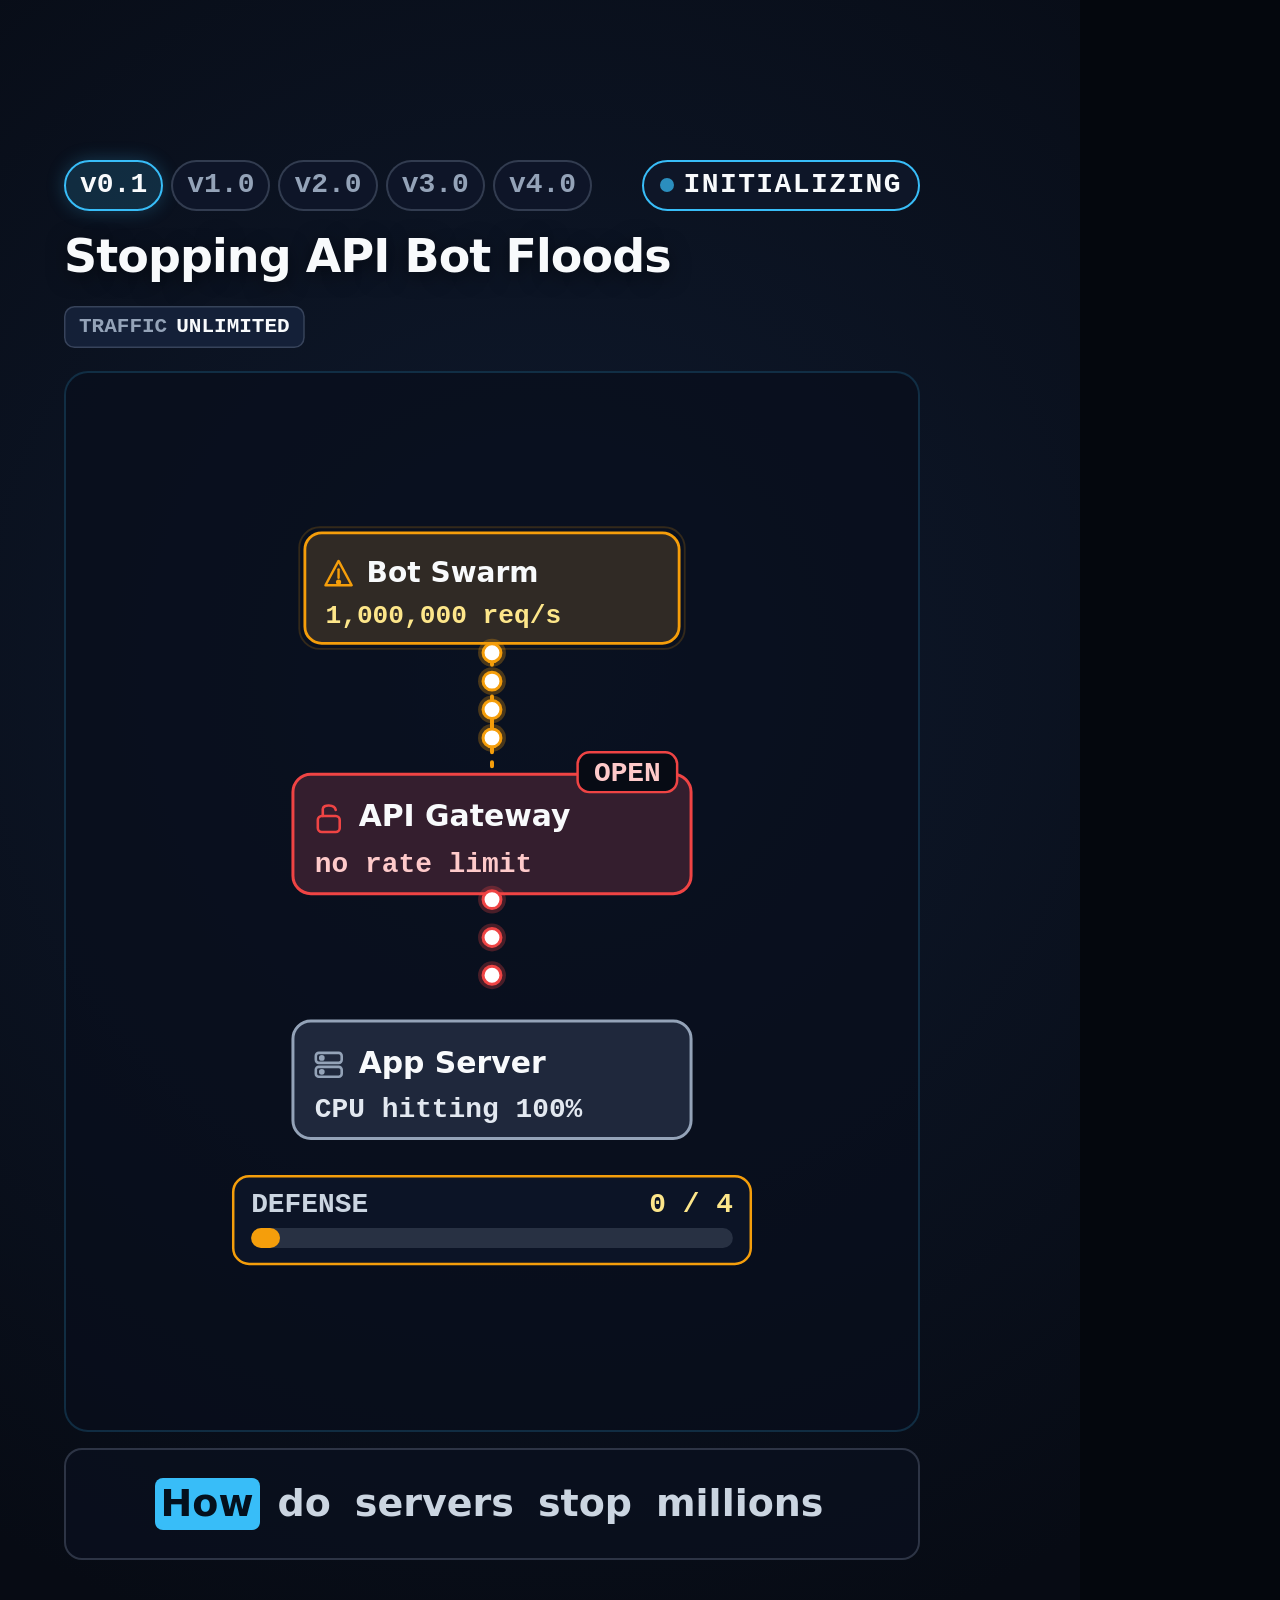
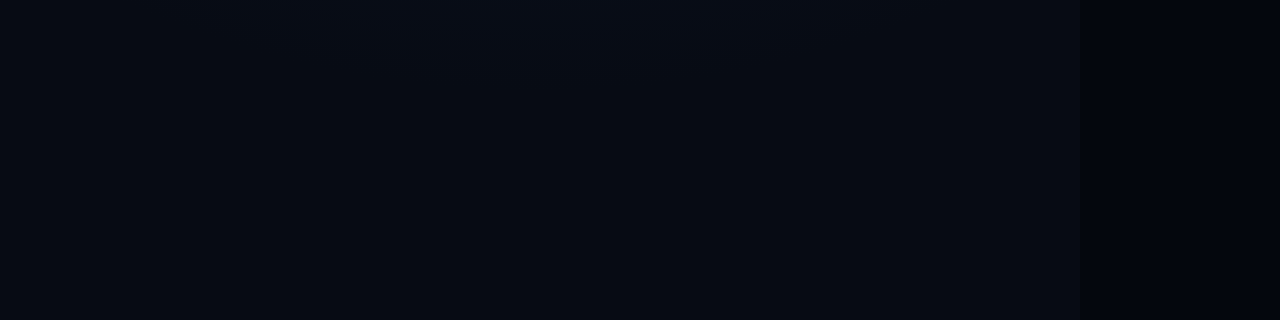
<file: examples/rate_limiter.scene.html>
<!DOCTYPE html>
<html lang="en">
<head>
  <meta charset="UTF-8" />
  <meta name="viewport" content="width=device-width, initial-scale=1.0" />
  <title>Building an API Rate Limiter From Scratch — Content Machine 3.0</title>
  <link rel="stylesheet" href="../engine/tokens.css" />
</head>
<body>
  <div id="cm-root"></div>

  <script id="cm-blueprint-data" type="application/json">
{
  "schema_version": "1.0",
  "slug": "rate-limiter",
  "title": "Building an API Rate Limiter From Scratch",
  "topic_domain": "systems",
  "format": "short_9x16",
  "core_premise": "Naive API counters break under boundary traffic spikes, timestamp memory explosions, and multi-server race conditions until you centralize token buckets inside atomic Redis scripts.",
  "persistent_subject": "One persistent API traffic pipeline connecting Clients, API Nodes, and Rate Limiter State that evolves from v1.0 to v4.0.",
  "target_audience": "curious software developers and CS learners",
  "voice": {
    "voice_name": "Charon",
    "style_prompt": "Crisp, energetic systems-engineering explainer with urgent tension on crashes and clean relief on upgrades.",
    "target_wpm": 165
  },
  "beats": [
    {
      "id": "b01_hook",
      "kind": "hook",
      "version_label": "v0.1",
      "system_status": "initializing",
      "narration": "How do servers stop millions of bots crashing an API?",
      "on_screen_headline": "Stopping API Bot Floods",
      "visual_state": "Dark blueprint pipeline showing a Bot Swarm flooding through an unguarded API Gateway toward the App Server.",
      "visual_diff": "Reveal initial Bot Swarm -> API Gateway -> App Server silhouette with unlimited traffic warning.",
      "metric_callout": { "label": "TRAFFIC", "value": "UNLIMITED", "severity": "neutral" },
      "pause_after_ms": 150,
      "sfx": [{ "cue": "pop_build", "at": "start", "gain_db": -12.0 }]
    },
    {
      "id": "b02_v1_build",
      "kind": "build",
      "version_label": "v1.0",
      "system_status": "building",
      "narration": "Step one: count every user's requests inside a fixed sixty-second window bucket.",
      "on_screen_headline": "v1: Fixed 60s Window",
      "visual_state": "v1.0 pipeline inserts a Fixed 60s Window counter card capping each user at 100 requests per minute.",
      "visual_diff": "Insert v1.0 Fixed 60s Window counter block between Client Traffic and API Backend.",
      "metric_callout": { "label": "LIMIT", "value": "100 / MIN", "severity": "warn" },
      "pause_after_ms": 180,
      "sfx": [
        { "cue": "pop_build", "at": "start", "gain_db": -12.0 },
        { "cue": "tick_data", "at": "mid", "gain_db": -14.0 }
      ]
    },
    {
      "id": "b03_v1_fail",
      "kind": "fail",
      "version_label": "v1.0",
      "system_status": "compromised",
      "narration": "Bots hammer the boundary: one hundred hits at second fifty-nine and double-spike right past reset!",
      "on_screen_headline": "2x Spike Crushes Server",
      "visual_state": "Red breach view showing 100 requests at 0:59 and 100 more at 1:01 both passing v1.0 into an overloaded API.",
      "visual_diff": "Flood boundary table rows with 200 hits in 2 seconds and slam BOUNDARY BURST stamp.",
      "metric_callout": { "label": "BURST", "value": "200 / 2S", "severity": "danger" },
      "failure_stamp": "BOUNDARY BURST",
      "stress_test_trigger": "Bot sends 100 requests at 0:59 and 100 more at 1:01",
      "pause_after_ms": 220,
      "sfx": [
        { "cue": "riser_stress", "at": "start", "gain_db": -13.0 },
        { "cue": "impact_fail", "at": 0.45, "gain_db": -10.0 },
        { "cue": "stamp_hit", "at": 0.6, "gain_db": -11.0 }
      ]
    },
    {
      "id": "b04_v2_upgrade",
      "kind": "upgrade",
      "version_label": "v2.0",
      "system_status": "upgraded",
      "narration": "Fix one: store every exact timestamp in a sorted log so no boundary spike sneaks past.",
      "on_screen_headline": "v2: Sliding Timestamp Log",
      "visual_state": "v2.0 Sliding Log table tracks individual timestamps and drops requests inside any rolling 60-second window.",
      "visual_diff": "Upgrade counter to emerald-shielded Sliding 60s Log table blocking extra packets cleanly.",
      "metric_callout": { "label": "ACCURACY", "value": "EXACT", "severity": "good" },
      "pause_after_ms": 180,
      "sfx": [
        { "cue": "lock_upgrade", "at": "start", "gain_db": -11.0 },
        { "cue": "chime_fix", "at": "mid", "gain_db": -13.0 }
      ]
    },
    {
      "id": "b05_v2_fail",
      "kind": "fail",
      "version_label": "v2.0",
      "system_status": "compromised",
      "narration": "Under heavy traffic, saving millions of rejected timestamps explodes server memory and stalls every lookup!",
      "on_screen_headline": "Log Eats All Server RAM",
      "visual_state": "1M attack clients flood the timestamp log to 80 GB, pushing memory gauge to 99% OOM with crimson crash stamp.",
      "visual_diff": "Spike memory allocation card to 99% OOM and stamp OUT OF MEMORY over crashed server.",
      "metric_callout": { "label": "RAM LOAD", "value": "99% OOM", "severity": "danger" },
      "failure_stamp": "OUT OF MEMORY",
      "stress_test_trigger": "One million attacking clients force storage of rejected timestamps",
      "pause_after_ms": 220,
      "sfx": [
        { "cue": "pulse_load", "at": "start", "gain_db": -13.0 },
        { "cue": "glitch_error", "at": 0.5, "gain_db": -11.0 },
        { "cue": "stamp_hit", "at": 0.65, "gain_db": -11.0 }
      ]
    },
    {
      "id": "b06_v3_upgrade",
      "kind": "upgrade",
      "version_label": "v3.0",
      "system_status": "upgraded",
      "narration": "Fix two: store just two numbers per user with a token bucket refilling smoothly over time.",
      "on_screen_headline": "v3: Token Bucket Counter",
      "visual_state": "v3.0 Token Bucket card replaces the huge timestamp array with two numbers (tokens + last_ts) in 16 bytes.",
      "visual_diff": "Replace bloated timestamp array with glowing v3.0 Token Bucket 16-byte state card.",
      "metric_callout": { "label": "MEMORY", "value": "2 NUMBERS", "severity": "good" },
      "pause_after_ms": 180,
      "sfx": [
        { "cue": "lock_upgrade", "at": "start", "gain_db": -11.0 },
        { "cue": "pop_build", "at": "mid", "gain_db": -13.0 }
      ]
    },
    {
      "id": "b07_v3_fail",
      "kind": "fail",
      "version_label": "v3.0",
      "system_status": "compromised",
      "narration": "Scale to ten servers and bots hit every node cleanly, bypassing your limit ten times over!",
      "on_screen_headline": "Cluster Multiplies Quota 10x",
      "visual_state": "BotCluster spreads hits across 10 independent API nodes with separate local counters, leaking 1,000 requests instead of 100.",
      "visual_diff": "Split single server into 3 parallel local-bucket nodes leaking 10X quota with 10X BYPASS stamp.",
      "metric_callout": { "label": "LEAKED", "value": "10X QUOTA", "severity": "danger" },
      "failure_stamp": "10X BYPASS",
      "stress_test_trigger": "Bot cluster spreads requests across ten API nodes with isolated local buckets",
      "pause_after_ms": 220,
      "sfx": [
        { "cue": "alarm_breach", "at": "start", "gain_db": -12.0 },
        { "cue": "impact_fail", "at": 0.45, "gain_db": -10.0 },
        { "cue": "stamp_hit", "at": 0.6, "gain_db": -11.0 }
      ]
    },
    {
      "id": "b08_v4_upgrade",
      "kind": "upgrade",
      "version_label": "v4.0",
      "system_status": "upgraded",
      "narration": "Fix three: centralize token buckets inside atomic Redis scripts so every server checks one truth.",
      "on_screen_headline": "v4: Atomic Redis Buckets",
      "visual_state": "All API nodes converge into one shared Redis Atomic Lua Engine executing race-free token updates in a single step.",
      "visual_diff": "Converge parallel API nodes into shielded Redis Atomic Lua Engine with Single Global Truth.",
      "metric_callout": { "label": "SYNC", "value": "ATOMIC LUA", "severity": "good" },
      "pause_after_ms": 180,
      "sfx": [
        { "cue": "lock_upgrade", "at": "start", "gain_db": -11.0 },
        { "cue": "whoosh", "at": "mid", "gain_db": -13.0 }
      ]
    },
    {
      "id": "b09_payoff",
      "kind": "payoff",
      "version_label": "v4.0",
      "system_status": "resilient",
      "narration": "Fixed windows to atomic Redis buckets: great rate limiters trade tiny state for cluster-wide certainty.",
      "on_screen_headline": "Cluster-Wide Traffic Control",
      "visual_state": "Architecture evolution ribbon comparing v1-v4 flows into a shielded Resilient API Limiter production SLA badge.",
      "visual_diff": "Show v1 to v4 progression table feeding locked Resilient API Limiter badge.",
      "metric_callout": { "label": "STATUS", "value": "RESILIENT", "severity": "good" },
      "pause_after_ms": 250,
      "sfx": [{ "cue": "chime_fix", "at": "start", "gain_db": -10.0 }]
    }
  ]
}
  </script>

  <script src="../engine/runtime.js"></script>
  <script src="../engine/primitives.js"></script>
  <script>
    (function () {
      const P = window.CM.primitives;

      function renderStage(ctx) {
        const svg = ctx.svg;
        const t = ctx.t;
        const p = ctx.beatProgress;
        const ease = ctx.CM.math.easeOutCubic(Math.min(1, p * 2.2));
        const id = ctx.beat.id;

        P.clear(svg);

        if (id === "b01_hook") {
          P.node(svg, {
            x: 228, y: 46, w: 400, h: 118,
            title: "Bot Swarm", subtitle: "1,000,000 req/s",
            icon: "attacker", accent: "amber", scale: 0.94 + 0.06 * ease,
            pulse: 0.5 + 0.5 * Math.sin(t * 7),
          });
          P.pipe(svg, {
            from: { x: 428, y: 170 }, to: { x: 428, y: 284 },
            accent: "amber", dashed: true, progress: ease,
          });
          P.packetFlow(svg, {
            from: { x: 428, y: 170 }, to: { x: 428, y: 284 },
            t: t, count: 4, speed: 1.1, accent: "amber",
          });
          P.node(svg, {
            x: 228, y: 292, w: 400, h: 120,
            title: "API Gateway", subtitle: "no rate limit",
            icon: "unlock", accent: "crimson", badge: "OPEN",
          });
          P.pipe(svg, {
            from: { x: 428, y: 418 }, to: { x: 428, y: 532 },
            accent: "crimson", progress: ease,
          });
          P.packetFlow(svg, {
            from: { x: 428, y: 418 }, to: { x: 428, y: 532 },
            t: t, count: 3, speed: 1.0, accent: "crimson",
          });
          P.node(svg, {
            x: 228, y: 540, w: 400, h: 118,
            title: "App Server", subtitle: "CPU hitting 100%",
            icon: "server", accent: "neutral",
          });
          P.gauge(svg, {
            x: 168, y: 696, w: 520,
            label: "DEFENSE", valueText: "0 / 4", ratio: 0.06, accent: "amber",
          });
          return;
        }

        if (id === "b02_v1_build") {
          const count = Math.min(100, Math.round(20 + p * 75));
          P.node(svg, {
            x: 228, y: 42, w: 400, h: 114,
            title: "API Client", subtitle: "minute 00:00..00:59",
            icon: "user", accent: "cyan", badge: "v1.0",
          });
          P.pipe(svg, {
            from: { x: 428, y: 162 }, to: { x: 428, y: 244 },
            accent: "cyan", progress: ease,
          });
          P.packetFlow(svg, {
            from: { x: 428, y: 162 }, to: { x: 428, y: 244 },
            t: t, count: 3, speed: 0.8, accent: "cyan",
          });
          P.codeCard(svg, {
            x: 108, y: 252, w: 640,
            title: "Fixed 60s Window (v1.0)",
            lines: [
              "win = floor(ts / 60)",
              "count[win] += 1",
              "allow if count <= 100",
            ],
            highlightLine: Math.floor(p * 3) % 3,
            accent: "cyan",
          });
          P.pipe(svg, {
            from: { x: 428, y: 462 }, to: { x: 428, y: 540 },
            accent: "cyan", progress: ease,
          });
          P.node(svg, {
            x: 228, y: 548, w: 400, h: 112,
            title: "API Backend", subtitle: "count=" + count + " / 100",
            icon: "server", accent: "cyan",
          });
          P.gauge(svg, {
            x: 168, y: 696, w: 520,
            label: "WINDOW QUOTA", valueText: count + " / 100", ratio: count / 100, accent: "cyan",
          });
          return;
        }

        if (id === "b03_v1_fail") {
          P.node(svg, {
            x: 208, y: 42, w: 440, h: 114,
            title: "Bot Boundary Attack", subtitle: "burst across :59 -> :01",
            icon: "attacker", accent: "crimson", badge: "BREACH",
            pulse: 0.6 + 0.4 * Math.sin(t * 10),
          });
          P.pipe(svg, {
            from: { x: 428, y: 162 }, to: { x: 428, y: 260 },
            accent: "crimson", strokeWidth: 6,
          });
          P.packetFlow(svg, {
            from: { x: 428, y: 162 }, to: { x: 428, y: 260 },
            t: t, count: 5, speed: 1.5, accent: "crimson",
          });
          P.tableCard(svg, {
            x: 108, y: 268, w: 640,
            title: "Window Counter (v1.0)",
            columns: ["timestamp", "allowed"],
            rows: [
              ["00:59 sec", "100 / 100 PASS"],
              ["01:01 sec", "100 / 100 PASS"],
            ],
            highlightRows: [0, 1],
            cracked: true,
          });
          P.pipe(svg, {
            from: { x: 428, y: 492 }, to: { x: 428, y: 552 },
            accent: "crimson", strokeWidth: 5,
          });
          P.node(svg, {
            x: 228, y: 560, w: 400, h: 110,
            title: "API Overloaded", subtitle: "2x traffic passed!",
            icon: "warning", accent: "crimson",
          });
          P.failureStamp(svg, {
            text: "BOUNDARY BURST", x: 428, y: 392, progress: Math.min(1, p * 2.5),
          });
          P.gauge(svg, {
            x: 168, y: 700, w: 520,
            label: "2S SPIKE", valueText: "200 / 100", ratio: 1.0, accent: "crimson",
          });
          return;
        }

        if (id === "b04_v2_upgrade") {
          P.node(svg, {
            x: 228, y: 42, w: 400, h: 112,
            title: "Incoming Traffic", subtitle: "rolling 60s check",
            icon: "user", accent: "cyan", badge: "v2.0",
          });
          P.pipe(svg, {
            from: { x: 428, y: 160 }, to: { x: 428, y: 242 },
            accent: "cyan", progress: ease,
          });
          P.shieldAura(svg, {
            x: 96, y: 238, w: 664, h: 294, t: t, progress: ease, accent: "emerald",
          });
          P.tableCard(svg, {
            x: 108, y: 250, w: 640,
            title: "Sliding 60s Log (v2.0)",
            columns: ["timestamp", "decision"],
            rows: [
              ["00:59.2s", "COUNTED (100th)"],
              ["01:00.4s", "429 BLOCKED"],
              ["01:01.1s", "429 BLOCKED"],
            ],
            highlightRows: [Math.min(2, Math.floor(p * 3))],
            accent: "emerald",
          });
          P.pipe(svg, {
            from: { x: 428, y: 526 }, to: { x: 428, y: 582 },
            accent: "emerald", progress: ease,
          });
          P.packetFlow(svg, {
            from: { x: 428, y: 160 }, to: { x: 428, y: 242 },
            t: t, count: 3, speed: 0.9, accent: "emerald", blockedAt: 0.78,
          });
          P.node(svg, {
            x: 228, y: 590, w: 400, h: 102,
            title: "API Protected", subtitle: "no boundary spikes",
            icon: "shield", accent: "emerald",
          });
          P.gauge(svg, {
            x: 168, y: 714, w: 520,
            label: "BOUNDARY LEAK", valueText: "0 BYPASS", ratio: 0.96, accent: "emerald",
          });
          return;
        }

        if (id === "b05_v2_fail") {
          const ramRatio = Math.min(0.99, 0.65 + p * 0.34);
          P.node(svg, {
            x: 208, y: 42, w: 440, h: 114,
            title: "1M Attack Clients", subtitle: "flooding log storage",
            icon: "attacker", accent: "crimson", badge: "FLOOD",
            pulse: 0.5 + 0.5 * Math.sin(t * 11),
          });
          P.pipe(svg, {
            from: { x: 428, y: 162 }, to: { x: 428, y: 248 },
            accent: "crimson", strokeWidth: 5,
          });
          P.packetFlow(svg, {
            from: { x: 428, y: 162 }, to: { x: 428, y: 248 },
            t: t, count: 5, speed: 1.4, accent: "crimson",
          });
          P.codeCard(svg, {
            x: 108, y: 256, w: 640,
            title: "Per-User Timestamp Array",
            lines: [
              "log[user].push(t_now)",
              "1M users * 10K hits",
              "= 80 GB Timestamp RAM",
            ],
            highlightLine: Math.floor(p * 3) % 3,
            accent: "crimson",
          });
          P.pipe(svg, {
            from: { x: 428, y: 464 }, to: { x: 428, y: 546 },
            accent: "crimson", strokeWidth: 5,
          });
          P.node(svg, {
            x: 228, y: 554, w: 400, h: 112,
            title: "Memory Exhausted", subtitle: "Redis & API stalled",
            icon: "database", accent: "crimson",
          });
          P.failureStamp(svg, {
            text: "OUT OF MEMORY", x: 428, y: 368, progress: Math.min(1, p * 2.5),
          });
          P.gauge(svg, {
            x: 168, y: 698, w: 520,
            label: "RAM USAGE", valueText: Math.round(ramRatio * 100) + "% OOM", ratio: ramRatio, accent: "crimson",
          });
          return;
        }

        if (id === "b06_v3_upgrade") {
          P.node(svg, {
            x: 228, y: 42, w: 400, h: 112,
            title: "Incoming Traffic", subtitle: "refill 1.6 tok/sec",
            icon: "user", accent: "cyan", badge: "v3.0",
          });
          P.pipe(svg, {
            from: { x: 428, y: 160 }, to: { x: 428, y: 244 },
            accent: "cyan", progress: ease,
          });
          P.shieldAura(svg, {
            x: 96, y: 240, w: 664, h: 226, t: t, progress: ease, accent: "emerald",
          });
          P.codeCard(svg, {
            x: 108, y: 252, w: 640,
            title: "Token Bucket State (v3.0)",
            lines: [
              "tokens = min(100, +rate*dt)",
              "if tokens >= 1: tokens -= 1",
              "state = { tokens, last_ts }",
            ],
            highlightLine: Math.floor(p * 3) % 3,
            accent: "emerald",
          });
          P.pipe(svg, {
            from: { x: 428, y: 462 }, to: { x: 428, y: 544 },
            accent: "emerald", progress: ease,
          });
          P.packetFlow(svg, {
            from: { x: 428, y: 462 }, to: { x: 428, y: 544 },
            t: t, count: 3, speed: 0.9, accent: "emerald", blockedAt: 0.72,
          });
          P.node(svg, {
            x: 228, y: 552, w: 400, h: 112,
            title: "16 Bytes / User", subtitle: "O(1) constant RAM",
            icon: "cpu", accent: "emerald",
          });
          P.gauge(svg, {
            x: 168, y: 698, w: 520,
            label: "MEMORY PER USER", valueText: "2 NUMBERS", ratio: 0.95, accent: "emerald",
          });
          return;
        }

        if (id === "b07_v3_fail") {
          P.node(svg, {
            x: 208, y: 42, w: 440, h: 110,
            title: "Bot Cluster Fan-Out", subtitle: "round-robin attack",
            icon: "attacker", accent: "crimson", badge: "10 NODES",
            pulse: 0.5 + 0.5 * Math.sin(t * 9),
          });
          const targets = [
            { x: 20, cx: 148, name: "Node #1" },
            { x: 300, cx: 428, name: "Node #2" },
            { x: 580, cx: 708, name: "Node #10" },
          ];
          targets.forEach(function (nodeSpec) {
            P.pipe(svg, {
              from: { x: 428, y: 158 }, to: { x: nodeSpec.cx, y: 242 },
              accent: "crimson", strokeWidth: 4,
            });
            P.packetFlow(svg, {
              from: { x: 428, y: 158 }, to: { x: nodeSpec.cx, y: 242 },
              t: t, count: 2, speed: 1.25, accent: "crimson",
            });
            P.node(svg, {
              x: nodeSpec.x, y: 248, w: 256, h: 128,
              title: nodeSpec.name, subtitle: "quota: 100",
              icon: "server", accent: "amber",
            });
          });
          P.tableCard(svg, {
            x: 88, y: 422, w: 680,
            title: "Cluster Quota Leak",
            columns: ["scope", "allowed"],
            rows: [
              ["10 Local Nodes", "100 / node"],
              ["Cluster Total", "1,000 (10X!)"],
            ],
            highlightRows: [1],
            cracked: true,
          });
          P.failureStamp(svg, {
            text: "10X BYPASS", x: 428, y: 544, progress: Math.min(1, p * 2.5),
          });
          P.gauge(svg, {
            x: 168, y: 696, w: 520,
            label: "EFFECTIVE QUOTA", valueText: "1000 / 100", ratio: 1.0, accent: "crimson",
          });
          return;
        }

        if (id === "b08_v4_upgrade") {
          P.node(svg, {
            x: 64, y: 48, w: 340, h: 118,
            title: "API Node #1", subtitle: "stateless worker",
            icon: "server", accent: "cyan",
          });
          P.node(svg, {
            x: 452, y: 48, w: 340, h: 118,
            title: "API Node #N", subtitle: "stateless worker",
            icon: "server", accent: "cyan",
          });
          P.pipe(svg, {
            from: { x: 234, y: 172 }, to: { x: 428, y: 266 },
            accent: "cyan", progress: ease,
          });
          P.pipe(svg, {
            from: { x: 622, y: 172 }, to: { x: 428, y: 266 },
            accent: "cyan", progress: ease,
          });
          P.packetFlow(svg, {
            from: { x: 234, y: 172 }, to: { x: 428, y: 266 },
            t: t, count: 2, speed: 0.9, accent: "cyan",
          });
          P.packetFlow(svg, {
            from: { x: 622, y: 172 }, to: { x: 428, y: 266 },
            t: t, count: 2, speed: 0.9, accent: "cyan",
          });
          P.shieldAura(svg, {
            x: 96, y: 260, w: 664, h: 226, t: t, progress: ease, accent: "emerald",
          });
          P.codeCard(svg, {
            x: 108, y: 272, w: 640,
            title: "Redis Atomic Lua (v4.0)",
            lines: [
              "EVALSHA token_bucket.lua",
              "GET + REFILL + DECR in 1 RTT",
              "ZERO CLUSTER RACE CONDITION",
            ],
            highlightLine: Math.floor(p * 3) % 3,
            accent: "emerald",
          });
          P.pipe(svg, {
            from: { x: 428, y: 482 }, to: { x: 428, y: 562 },
            accent: "emerald", progress: ease,
          });
          P.node(svg, {
            x: 188, y: 570, w: 480, h: 112,
            title: "Single Global Truth", subtitle: "exact across 1..N servers",
            icon: "database", accent: "emerald", badge: "v4.0",
          });
          P.gauge(svg, {
            x: 168, y: 706, w: 520,
            label: "CLUSTER SYNC", valueText: "100% ATOMIC", ratio: 1.0, accent: "emerald",
          });
          return;
        }

        // b09_payoff
        P.tableCard(svg, {
          x: 78, y: 42, w: 700,
          title: "Rate Limiter Evolution (v1 -> v4)",
          columns: ["version", "bottleneck fixed"],
          rows: [
            ["v1 Fixed Window", "2x Boundary Spike"],
            ["v2 Sliding Log", "RAM Explosion"],
            ["v3 Local Bucket", "10x Cluster Leak"],
            ["v4 Redis Lua", "16B Atomic Limit"],
          ],
          highlightRows: [3],
          accent: "emerald",
        });
        P.pipe(svg, {
          from: { x: 428, y: 372 }, to: { x: 428, y: 454 },
          accent: "emerald", progress: ease,
        });
        P.packetFlow(svg, {
          from: { x: 428, y: 372 }, to: { x: 428, y: 454 },
          t: t, count: 3, speed: 0.75, accent: "emerald",
        });
        P.shieldAura(svg, {
          x: 156, y: 444, w: 544, h: 160, t: t, progress: 1, accent: "emerald",
        });
        P.node(svg, {
          x: 178, y: 462, w: 500, h: 124,
          title: "Resilient API Limiter", subtitle: "tiny state + global truth",
          icon: "shield", accent: "emerald", badge: "LOCKED",
          pulse: 0.35 + 0.25 * Math.sin(t * 4),
        });
        P.gauge(svg, {
          x: 168, y: 682, w: 520,
          label: "PRODUCTION SLA", valueText: "RESILIENT", ratio: 1.0, accent: "emerald",
        });
      }

      window.CM.bootScene({ renderStage: renderStage });
    })();
  </script>
</body>
</html>
</file>
<file: engine/tokens.css>
/* Content Machine 3.0 — 2D Dark-Blueprint Theme & Safe-Zone Tokens */

:root {
  --bg-canvas: #070b14;
  --bg-radial: #0f1a2e;
  --surface-card: rgba(15, 23, 42, 0.9);
  --surface-elevated: rgba(22, 33, 58, 0.94);
  --border-subtle: rgba(148, 163, 184, 0.28);

  --accent-cyan: #38bdf8;
  --accent-emerald: #22c55e;
  --accent-amber: #f59e0b;
  --accent-crimson: #ef4444;
  --accent-violet: #a855f7;

  --text-primary: #f8fafc;
  --text-muted: #94a3b8;

  --font-sans: "Segoe UI", "Inter", system-ui, -apple-system, "Liberation Sans", sans-serif;
  --font-mono: "Cascadia Mono", "Consolas", "Liberation Mono", monospace;

  --canvas-w: 1080px;
  --canvas-h: 1920px;
  --safe-top: 160px;
  --safe-bottom: 360px;
  --safe-left: 64px;
  --safe-right: 160px;

  --grid-offset-x: 0px;
  --grid-offset-y: 0px;
  --breach-intensity: 0;
  --shake-x: 0px;
  --shake-y: 0px;
  --shake-rot: 0deg;
}

*,
*::before,
*::after {
  box-sizing: border-box;
}

html,
body {
  margin: 0;
  padding: 0;
  background: #04070d;
  color: var(--text-primary);
  font-family: var(--font-sans);
  -webkit-font-smoothing: antialiased;
}

body:not(.cm-preview-mode) {
  width: var(--canvas-w);
  height: var(--canvas-h);
  overflow: hidden;
}

body.cm-preview-mode {
  min-height: 100vh;
  display: flex;
  flex-direction: column;
  align-items: center;
  justify-content: center;
  padding: 20px 20px 104px;
  background: radial-gradient(circle at 50% 25%, #111b33 0%, #03060c 100%);
  overflow: auto;
}

#cm-root {
  display: flex;
  align-items: center;
  justify-content: center;
}

.cm-preview-stage-shell {
  position: relative;
  display: block;
  box-shadow: 0 28px 90px rgba(0, 0, 0, 0.72), 0 0 0 1px rgba(148, 163, 184, 0.24);
  border-radius: 12px;
  overflow: hidden;
}

.cm-canvas {
  position: relative;
  flex-shrink: 0;
  width: var(--canvas-w);
  height: var(--canvas-h);
  overflow: hidden;
  background-color: var(--bg-canvas);
  background-image:
    radial-gradient(circle at 50% 35%, var(--bg-radial) 0%, var(--bg-canvas) 75%),
    linear-gradient(to right, rgba(56, 189, 248, 0.06) 1px, transparent 1px),
    linear-gradient(to bottom, rgba(56, 189, 248, 0.06) 1px, transparent 1px);
  background-size: 100% 100%, 48px 48px, 48px 48px;
  background-position: 0 0, var(--grid-offset-x) var(--grid-offset-y), var(--grid-offset-x) var(--grid-offset-y);
  transform-origin: top left;
}

.cm-canvas[data-format="short_9x16"] {
  --canvas-w: 1080px;
  --canvas-h: 1920px;
  --safe-top: 160px;
  --safe-bottom: 360px;
  --safe-left: 64px;
  --safe-right: 160px;
}

.cm-canvas[data-format="long_16x9"] {
  --canvas-w: 1920px;
  --canvas-h: 1080px;
  --safe-top: 64px;
  --safe-bottom: 96px;
  --safe-left: 80px;
  --safe-right: 80px;
}

.cm-breach-vignette {
  position: absolute;
  inset: 0;
  pointer-events: none;
  opacity: var(--breach-intensity, 0);
  background: radial-gradient(
    circle at 50% 48%,
    rgba(239, 68, 68, 0.04) 28%,
    rgba(239, 68, 68, 0.44) 100%
  );
  z-index: 2;
}

.cm-safe-frame {
  position: absolute;
  top: var(--safe-top);
  bottom: var(--safe-bottom);
  left: var(--safe-left);
  right: var(--safe-right);
  display: flex;
  flex-direction: column;
  gap: 16px;
  z-index: 3;
}

.cm-hud-top {
  display: flex;
  align-items: center;
  justify-content: space-between;
  flex-wrap: wrap;
  gap: 10px;
  width: 100%;
}

.cm-version-track {
  display: flex;
  align-items: center;
  flex-wrap: wrap;
  gap: 8px;
}

.cm-version-chip {
  font-family: var(--font-mono);
  font-size: 28px;
  font-weight: 700;
  line-height: 1.1;
  padding: 8px 14px;
  border-radius: 999px;
  background: var(--surface-card);
  border: 2px solid var(--border-subtle);
  color: var(--text-muted);
}

.cm-version-chip.is-past {
  border-color: rgba(56, 189, 248, 0.4);
  color: #cbd5e1;
}

.cm-version-chip.is-active {
  background: rgba(56, 189, 248, 0.16);
  border-color: var(--accent-cyan);
  color: var(--text-primary);
  box-shadow: 0 0 18px rgba(56, 189, 248, 0.25);
}

.cm-version-chip.is-fail {
  background: rgba(239, 68, 68, 0.18);
  border-color: var(--accent-crimson);
  color: #fecaca;
  box-shadow: 0 0 18px rgba(239, 68, 68, 0.3);
}

.cm-version-chip.is-upgrade {
  background: rgba(34, 197, 94, 0.18);
  border-color: var(--accent-emerald);
  color: #bbf7d0;
  box-shadow: 0 0 18px rgba(34, 197, 94, 0.28);
}

.cm-status-pill {
  display: inline-flex;
  align-items: center;
  gap: 10px;
  font-family: var(--font-mono);
  font-size: 28px;
  font-weight: 800;
  line-height: 1.1;
  letter-spacing: 0.05em;
  text-transform: uppercase;
  padding: 8px 16px;
  border-radius: 999px;
  background: var(--surface-card);
  border: 2px solid var(--accent-cyan);
  color: var(--text-primary);
}

.cm-status-dot {
  width: 14px;
  height: 14px;
  border-radius: 50%;
  background: var(--accent-cyan);
  display: inline-block;
}

.cm-status-pill[data-status="compromised"],
.cm-status-pill[data-status="degraded"] {
  border-color: var(--accent-crimson);
  background: rgba(127, 29, 29, 0.45);
  color: #fecaca;
}

.cm-status-pill[data-status="compromised"] .cm-status-dot,
.cm-status-pill[data-status="degraded"] .cm-status-dot {
  background: var(--accent-crimson);
}

.cm-status-pill[data-status="testing"] {
  border-color: var(--accent-amber);
  background: rgba(120, 53, 15, 0.45);
  color: #fde68a;
}

.cm-status-pill[data-status="testing"] .cm-status-dot {
  background: var(--accent-amber);
}

.cm-status-pill[data-status="upgraded"],
.cm-status-pill[data-status="resilient"] {
  border-color: var(--accent-emerald);
  background: rgba(20, 83, 45, 0.45);
  color: #bbf7d0;
}

.cm-status-pill[data-status="upgraded"] .cm-status-dot,
.cm-status-pill[data-status="resilient"] .cm-status-dot {
  background: var(--accent-emerald);
}

.cm-header-band {
  display: flex;
  flex-direction: column;
  align-items: flex-start;
  gap: 12px;
  width: 100%;
}

.cm-canvas[data-format="long_16x9"] .cm-header-band {
  flex-direction: row;
  align-items: center;
  justify-content: space-between;
}

.cm-headline {
  margin: 0;
  font-size: 46px;
  font-weight: 800;
  line-height: 1.3;
  letter-spacing: -0.02em;
  color: var(--text-primary);
  text-shadow: 0 4px 20px rgba(0, 0, 0, 0.55);
}

.cm-metric-pill {
  display: inline-flex;
  align-items: center;
  gap: 12px;
  font-family: var(--font-mono);
  font-size: 28px;
  font-weight: 700;
  line-height: 1.15;
  padding: 10px 18px;
  border-radius: 14px;
  background: var(--surface-elevated);
  border: 2px solid var(--border-subtle);
  transform-origin: left center;
}

.cm-metric-pill.is-hidden {
  display: none;
}

.cm-metric-pill[data-severity="warn"] {
  border-color: var(--accent-amber);
  color: #fde68a;
}

.cm-metric-pill[data-severity="danger"] {
  border-color: var(--accent-crimson);
  background: rgba(127, 29, 29, 0.5);
  color: #fecaca;
}

.cm-metric-pill[data-severity="good"] {
  border-color: var(--accent-emerald);
  background: rgba(20, 83, 45, 0.45);
  color: #bbf7d0;
}

.cm-metric-label {
  color: var(--text-muted);
}

.cm-stage-wrap {
  flex: 1 1 auto;
  min-height: 0;
  width: 100%;
  display: flex;
  align-items: center;
  justify-content: center;
  border-radius: 24px;
  border: 2px solid rgba(56, 189, 248, 0.18);
  background: rgba(9, 15, 29, 0.72);
  overflow: hidden;
  transform: translate(var(--shake-x), var(--shake-y)) rotate(var(--shake-rot));
}

#cm-stage-svg {
  width: 100%;
  height: 100%;
  display: block;
}

.cm-captions-band {
  width: 100%;
  display: flex;
  align-items: center;
  justify-content: center;
}

.cm-caption-box {
  width: 100%;
  min-height: 112px;
  display: flex;
  flex-wrap: wrap;
  align-items: center;
  justify-content: center;
  gap: 8px 12px;
  padding: 14px 20px;
  border-radius: 18px;
  background: rgba(10, 16, 30, 0.92);
  border: 2px solid rgba(148, 163, 184, 0.26);
  font-size: 38px;
  font-weight: 800;
  line-height: 1.25;
  text-align: center;
}

.cm-caption-word {
  font-size: inherit;
  color: #cbd5e1;
  padding: 2px 6px;
  border-radius: 8px;
}

.cm-caption-word.is-active {
  background: var(--accent-cyan);
  color: #04101d;
}

.cm-canvas[data-kind="fail"] .cm-caption-word.is-active {
  background: var(--accent-crimson);
  color: #ffffff;
}

.cm-canvas[data-kind="upgrade"] .cm-caption-word.is-active,
.cm-canvas[data-kind="payoff"] .cm-caption-word.is-active {
  background: var(--accent-emerald);
  color: #03150a;
}

/* Long 16:9 size overrides (still >= 20px minimum) */
.cm-canvas[data-format="long_16x9"] .cm-version-chip,
.cm-canvas[data-format="long_16x9"] .cm-status-pill,
.cm-canvas[data-format="long_16x9"] .cm-metric-pill {
  font-size: 24px;
  padding: 6px 14px;
}

.cm-canvas[data-format="long_16x9"] .cm-headline {
  font-size: 42px;
}

.cm-canvas[data-format="long_16x9"] .cm-caption-box {
  min-height: 82px;
  font-size: 32px;
  padding: 10px 18px;
}

/* Safe-Zone Preview Overlay (hidden unless toggled in ?preview=1) */
#cm-safe-overlay {
  display: none;
  position: absolute;
  inset: 0;
  pointer-events: none;
  z-index: 20;
}

#cm-safe-overlay.is-visible {
  display: block;
}

.cm-unsafe-band {
  position: absolute;
  background: repeating-linear-gradient(
    -45deg,
    rgba(239, 68, 68, 0.24),
    rgba(239, 68, 68, 0.24) 12px,
    rgba(127, 29, 29, 0.28) 12px,
    rgba(127, 29, 29, 0.28) 24px
  );
  border: 2px dashed rgba(248, 113, 113, 0.85);
  display: flex;
  align-items: center;
  justify-content: center;
  color: #fecaca;
  font-family: var(--font-mono);
  font-size: 28px;
  font-weight: 700;
  text-transform: uppercase;
  letter-spacing: 0.06em;
}

.cm-unsafe-top {
  top: 0;
  left: 0;
  right: 0;
  height: var(--safe-top);
}

.cm-unsafe-bottom {
  bottom: 0;
  left: 0;
  right: 0;
  height: var(--safe-bottom);
}

.cm-unsafe-left {
  top: var(--safe-top);
  bottom: var(--safe-bottom);
  left: 0;
  width: var(--safe-left);
}

.cm-unsafe-right {
  top: var(--safe-top);
  bottom: var(--safe-bottom);
  right: 0;
  width: var(--safe-right);
}

/* Interactive Preview Scrubber (?preview=1 only) */
#cm-preview-bar {
  position: fixed;
  left: 0;
  right: 0;
  bottom: 0;
  z-index: 100;
  display: flex;
  flex-direction: column;
  gap: 8px;
  padding: 12px 20px;
  background: rgba(7, 11, 20, 0.96);
  border-top: 1px solid rgba(148, 163, 184, 0.28);
  font-family: var(--font-mono);
  font-size: 13px;
  color: var(--text-primary);
}

.cm-preview-controls {
  display: flex;
  align-items: center;
  gap: 10px;
  flex-wrap: wrap;
}

.cm-preview-btn {
  cursor: pointer;
  border: 1px solid rgba(148, 163, 184, 0.35);
  background: #0f172a;
  color: #f8fafc;
  font-family: var(--font-mono);
  font-size: 13px;
  font-weight: 700;
  padding: 6px 12px;
  border-radius: 8px;
}

.cm-preview-btn:hover {
  border-color: var(--accent-cyan);
}

.cm-preview-btn.is-active {
  background: rgba(56, 189, 248, 0.2);
  border-color: var(--accent-cyan);
}

.cm-preview-readout {
  color: #cbd5e1;
  margin-left: auto;
}

.cm-audit-badge {
  padding: 4px 10px;
  border-radius: 999px;
  font-weight: 700;
}

.cm-audit-badge.is-pass {
  background: rgba(34, 197, 94, 0.2);
  border: 1px solid var(--accent-emerald);
  color: #bbf7d0;
}

.cm-audit-badge.is-fail {
  background: rgba(239, 68, 68, 0.2);
  border: 1px solid var(--accent-crimson);
  color: #fecaca;
}

.cm-timeline-track {
  position: relative;
  width: 100%;
  height: 20px;
  display: flex;
  border-radius: 8px;
  overflow: hidden;
  border: 1px solid rgba(148, 163, 184, 0.3);
  cursor: pointer;
}

.cm-timeline-seg {
  height: 100%;
  border-right: 1px solid rgba(7, 11, 20, 0.8);
  opacity: 0.8;
}

.cm-timeline-seg[data-kind="hook"] { background: #7e22ce; }
.cm-timeline-seg[data-kind="build"] { background: #0284c7; }
.cm-timeline-seg[data-kind="stress_test"] { background: #d97706; }
.cm-timeline-seg[data-kind="fail"] { background: #dc2626; }
.cm-timeline-seg[data-kind="upgrade"] { background: #16a34a; }
.cm-timeline-seg[data-kind="payoff"] { background: #059669; }

.cm-timeline-playhead {
  position: absolute;
  top: 0;
  bottom: 0;
  width: 3px;
  background: #ffffff;
  box-shadow: 0 0 8px #ffffff;
  pointer-events: none;
}
</file>
